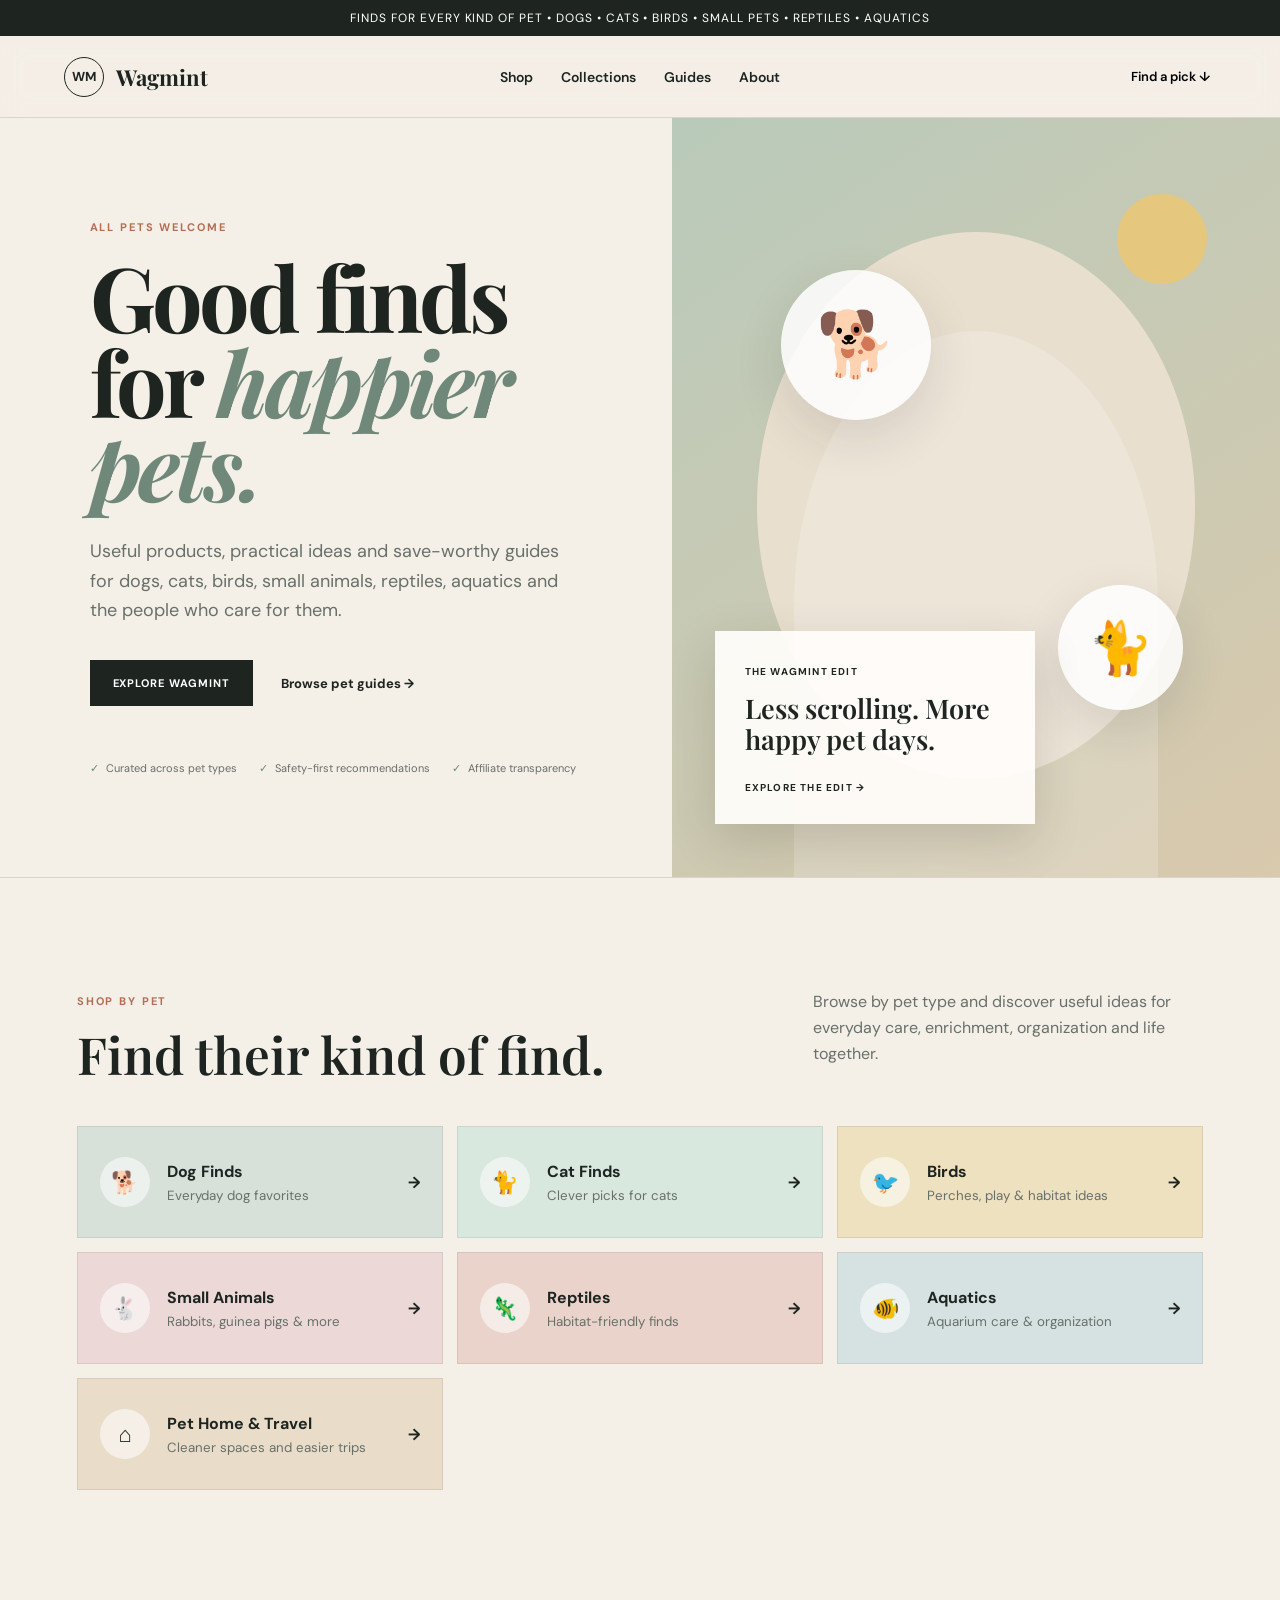
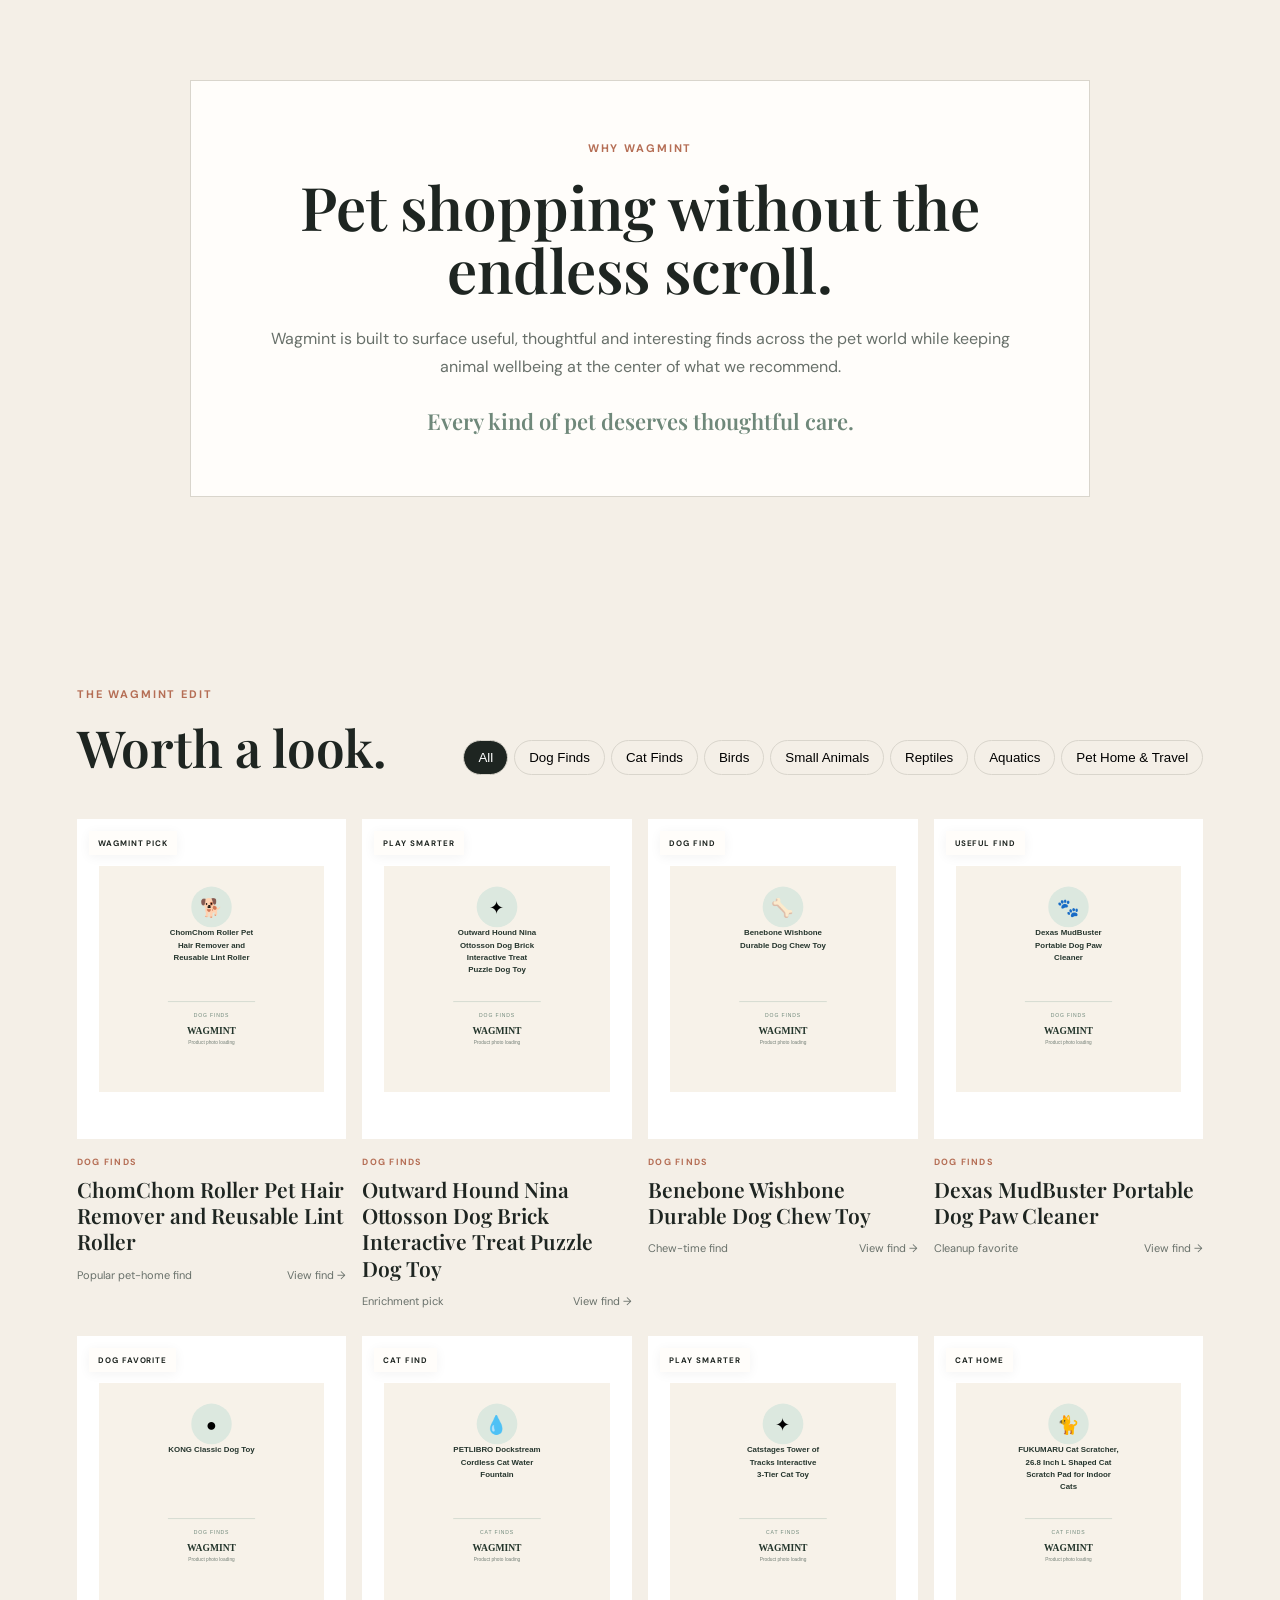
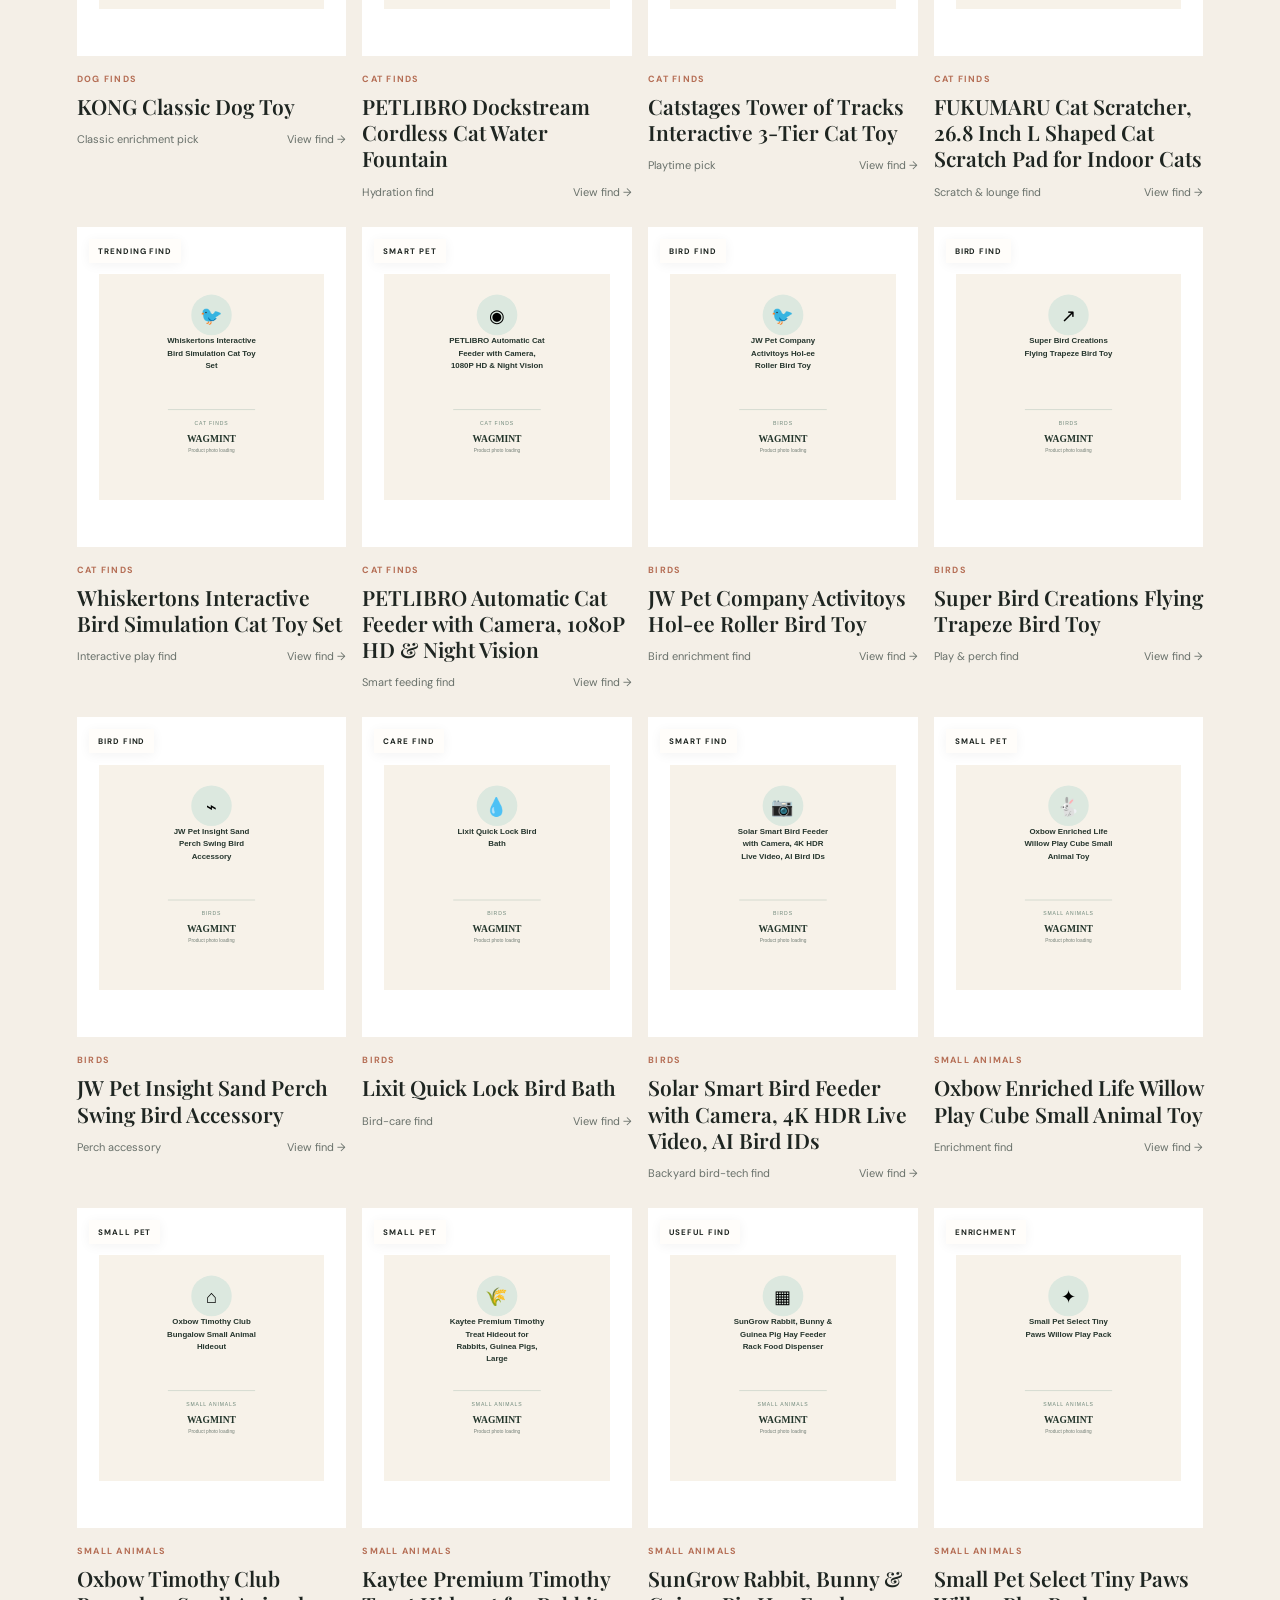
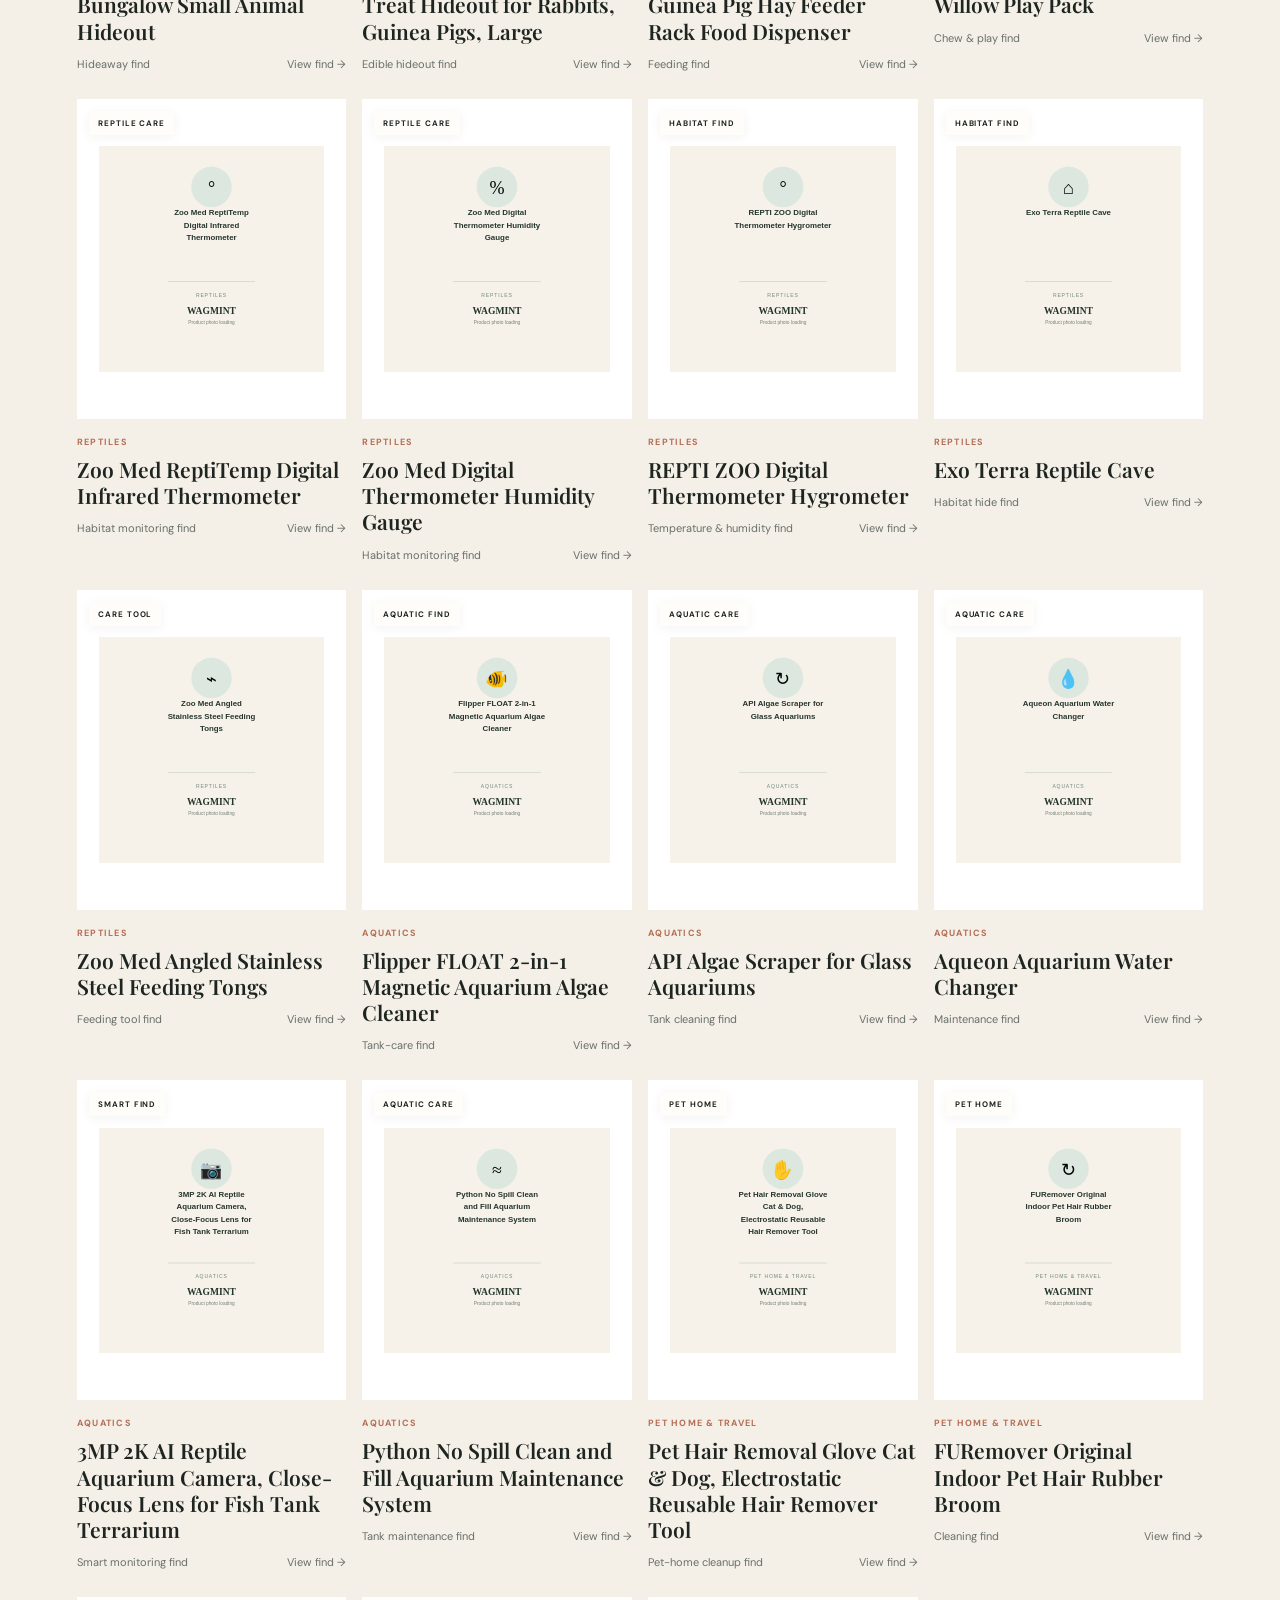
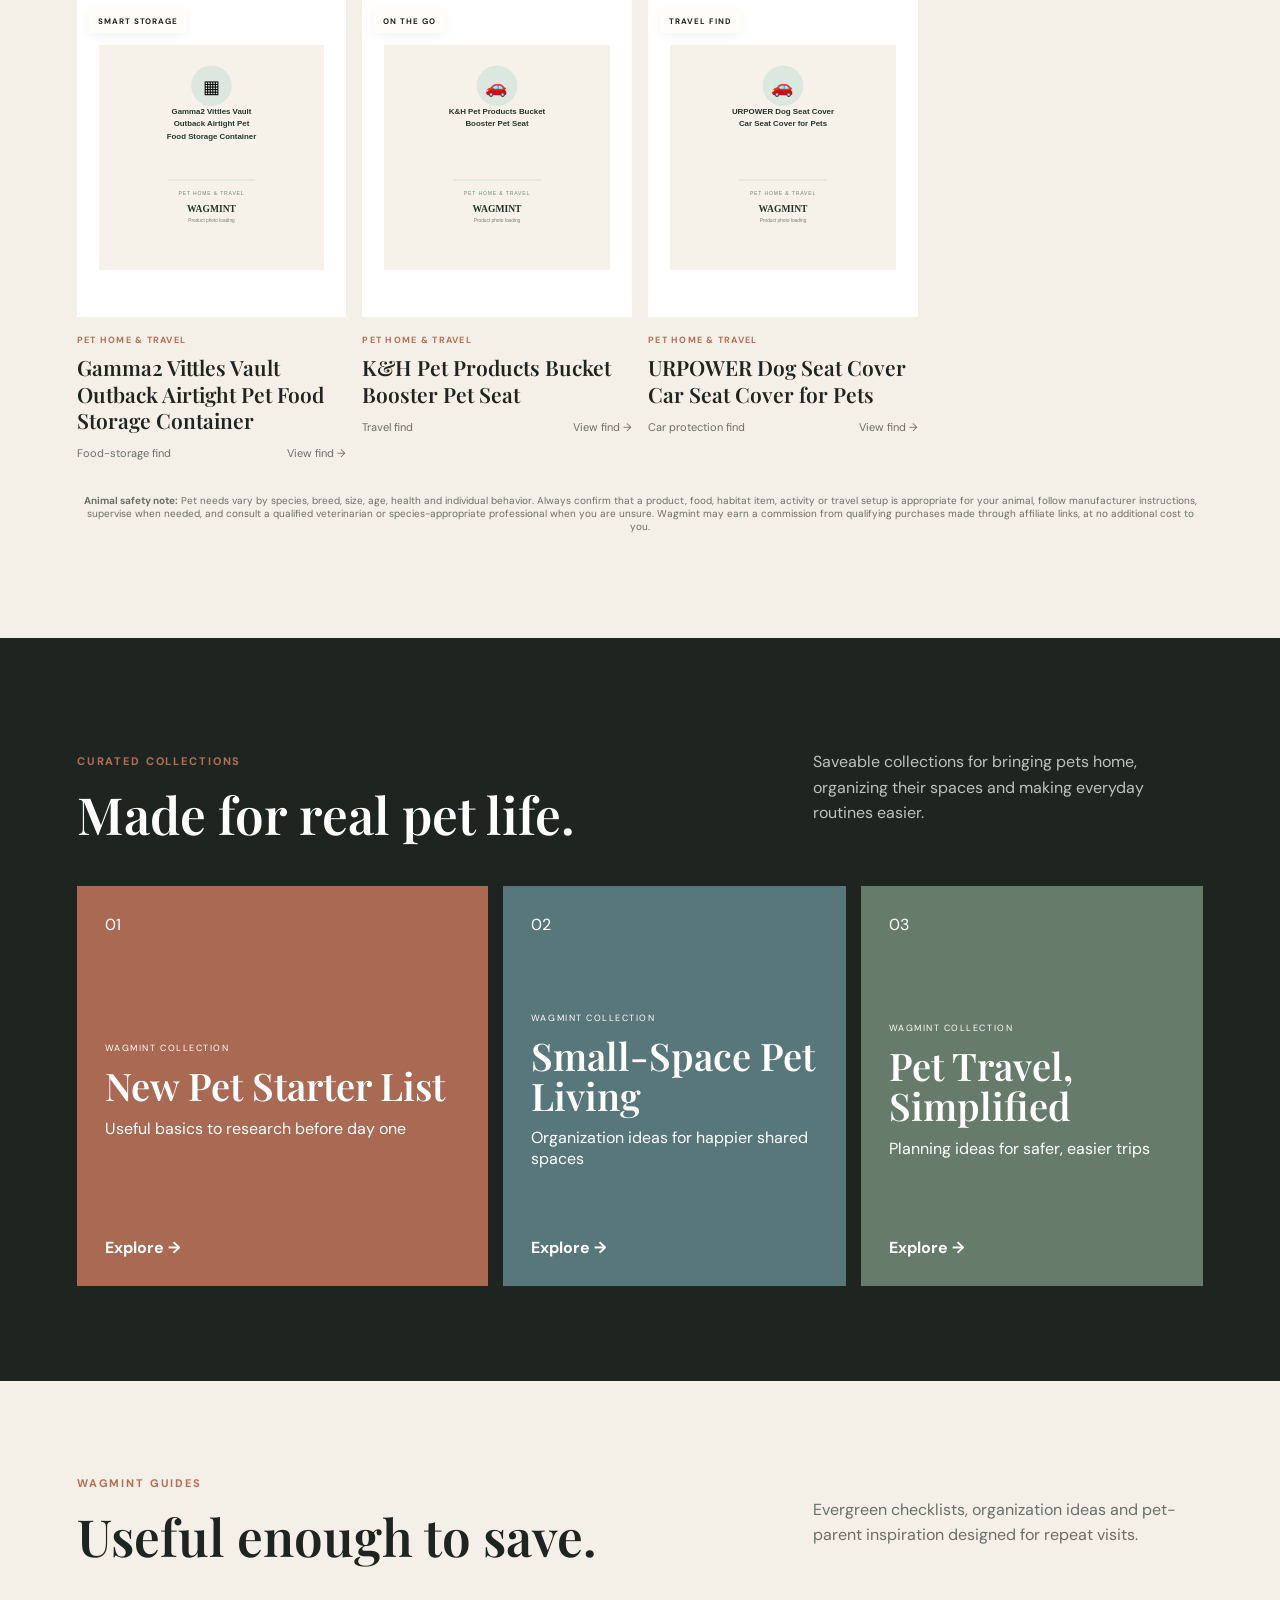
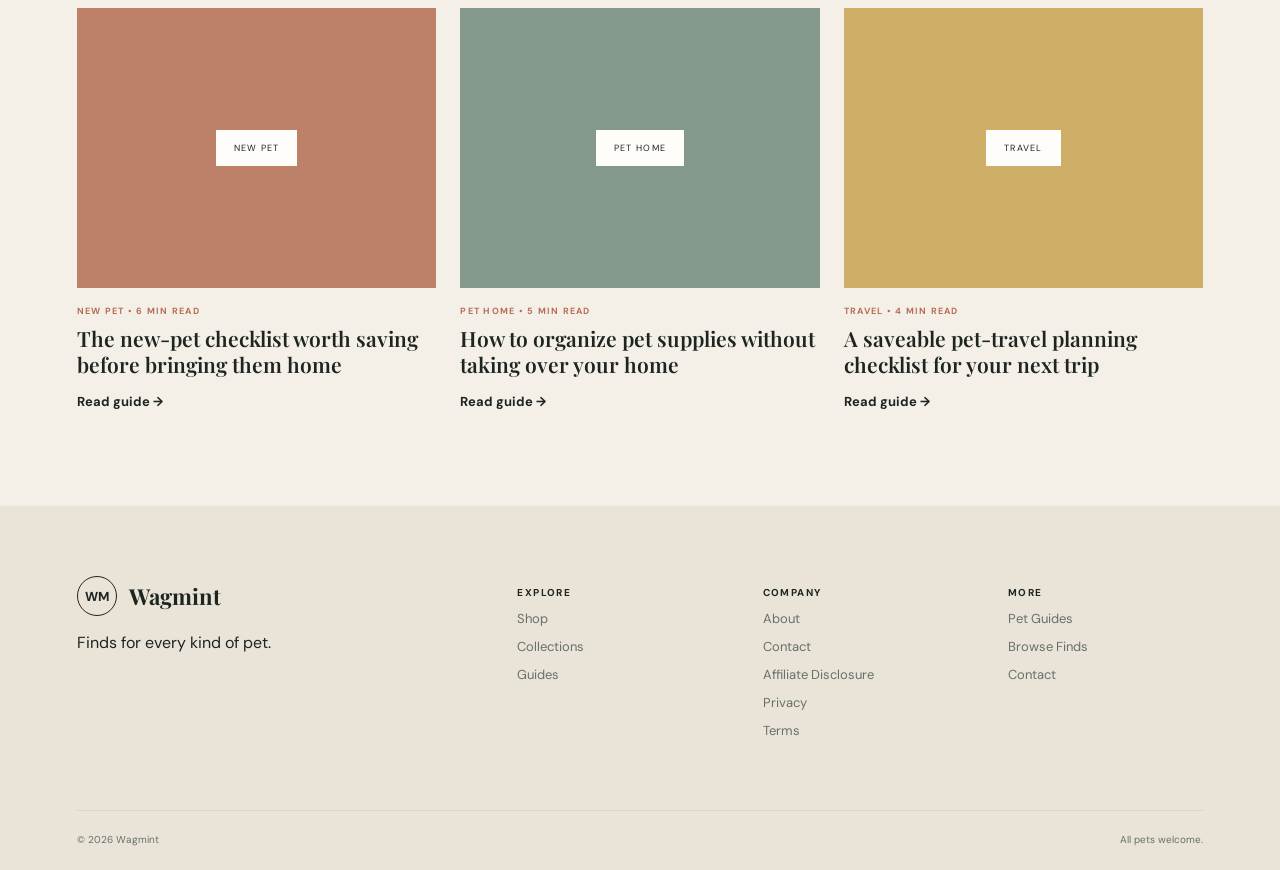
<file: index.html>
<!doctype html>
<html lang="en">
<head>
  <script async src="https://pagead2.googlesyndication.com/pagead/js/adsbygoogle.js?client=ca-pub-3181084790665081" crossorigin="anonymous"></script>
  <meta name="google-adsense-account" content="ca-pub-3181084790665081">
  <meta charset="utf-8">
  <meta name="viewport" content="width=device-width,initial-scale=1">
  <title>Wagmint | Finds for Every Kind of Pet</title>
  <meta name="description" content="Wagmint curates useful finds, practical ideas and save-worthy guides for dogs, cats, birds, small animals, reptiles, aquatics and the people who care for them.">
  <meta name="p:domain_verify" content="30a677e3ac2fc9a94dd58ecd09c6b304">
  <!-- Google tag (gtag.js) -->
  <script async src="https://www.googletagmanager.com/gtag/js?id=G-KMQ0PSFJD3"></script>
  <script>
    window.dataLayer = window.dataLayer || [];
    function gtag(){dataLayer.push(arguments);}
    gtag('js', new Date());
    gtag('config', 'G-KMQ0PSFJD3');
  </script>
  <link rel="preconnect" href="https://fonts.googleapis.com">
  <link rel="preconnect" href="https://fonts.gstatic.com" crossorigin>
  <link href="https://fonts.googleapis.com/css2?family=DM+Sans:wght@400;500;600;700&family=Playfair+Display:ital,wght@0,600;0,700;1,600&display=swap" rel="stylesheet">
  <link rel="stylesheet" href="styles.css">
</head>
<body>
  <div class="announcement">FINDS FOR EVERY KIND OF PET • DOGS • CATS • BIRDS • SMALL PETS • REPTILES • AQUATICS</div>
  <header class="site-header">
    <a class="brand" href="index.html"><span class="brand-mark">WM</span><span>Wagmint</span></a>
    <nav class="nav-links" aria-label="Primary">
      <a href="#shop">Shop</a><a href="#collections">Collections</a><a href="#guides">Guides</a><a href="about.html">About</a>
    </nav>
    <button class="menu-toggle" type="button" aria-label="Open menu">Menu</button>
    <button class="search-button" type="button" onclick="document.querySelector('#shop').scrollIntoView()">Find a pick ↓</button>
  </header>

  <main>
    <section class="hero">
      <div class="hero-copy">
        <p class="eyebrow">ALL PETS WELCOME</p>
        <h1>Good finds for <em>happier pets.</em></h1>
        <p class="hero-text">Useful products, practical ideas and save-worthy guides for dogs, cats, birds, small animals, reptiles, aquatics and the people who care for them.</p>
        <div class="hero-actions"><a class="button primary" href="#shop">Explore Wagmint</a><a class="text-link" href="#guides">Browse pet guides <span>→</span></a></div>
        <div class="trust-row"><span>Curated across pet types</span><span>Safety-first recommendations</span><span>Affiliate transparency</span></div>
      </div>
      <div class="hero-visual" aria-hidden="true">
        <div class="arch"></div><div class="sun"></div><div class="pet-shape dog">🐕</div><div class="pet-shape cat">🐈</div>
        <div class="hero-card"><span>THE WAGMINT EDIT</span><strong>Less scrolling. More happy pet days.</strong><a href="#collections">EXPLORE THE EDIT →</a></div>
      </div>
    </section>

    <section class="section" id="shop">
      <div class="section-heading"><div><p class="eyebrow">SHOP BY PET</p><h2>Find their kind of find.</h2></div><p>Browse by pet type and discover useful ideas for everyday care, enrichment, organization and life together.</p></div>
      <div class="category-grid" id="categoryGrid"></div>
    </section>

    <section class="section mission-section"><div class="mission-inner"><p class="eyebrow">WHY WAGMINT</p><h2>Pet shopping without the endless scroll.</h2><p>Wagmint is built to surface useful, thoughtful and interesting finds across the pet world while keeping animal wellbeing at the center of what we recommend.</p><strong>Every kind of pet deserves thoughtful care.</strong></div></section>

    <section class="section" id="trending">
      <div class="section-heading align-end"><div><p class="eyebrow">THE WAGMINT EDIT</p><h2>Worth a look.</h2></div><div class="filter-pills" id="filterPills"></div></div>
      <div class="product-grid" id="productGrid"></div>
      <p class="affiliate-note"><strong>Animal safety note:</strong> Pet needs vary by species, breed, size, age, health and individual behavior. Always confirm that a product, food, habitat item, activity or travel setup is appropriate for your animal, follow manufacturer instructions, supervise when needed, and consult a qualified veterinarian or species-appropriate professional when you are unsure. Wagmint may earn a commission from qualifying purchases made through affiliate links, at no additional cost to you.</p>
    </section>

    <section class="section collections-section" id="collections">
      <div class="section-heading light"><div><p class="eyebrow">CURATED COLLECTIONS</p><h2>Made for real pet life.</h2></div><p>Saveable collections for bringing pets home, organizing their spaces and making everyday routines easier.</p></div>
      <div class="collection-grid" id="collectionGrid"></div>
    </section>

    <section class="section" id="guides">
      <div class="section-heading"><div><p class="eyebrow">WAGMINT GUIDES</p><h2>Useful enough to save.</h2></div><p>Evergreen checklists, organization ideas and pet-parent inspiration designed for repeat visits.</p></div>
      <div class="article-grid" id="articleGrid"></div>
    </section>
  </main>

  <footer>
    <div class="footer-top"><div class="footer-brand"><a class="brand" href="index.html"><span class="brand-mark">WM</span><span>Wagmint</span></a><p>Finds for every kind of pet.</p></div><div><h3>Explore</h3><a href="#shop">Shop</a><a href="#collections">Collections</a><a href="#guides">Guides</a></div><div><h3>Company</h3><a href="about.html">About</a><a href="contact.html">Contact</a><a href="affiliate-disclosure.html">Affiliate Disclosure</a><a href="privacy.html">Privacy</a><a href="terms.html">Terms</a></div><div><h3>More</h3><a href="#guides">Pet Guides</a><a href="#shop">Browse Finds</a><a href="contact.html">Contact</a></div></div>
    <div class="footer-bottom"><span>© 2026 Wagmint</span><span>All pets welcome.</span></div>
  </footer>
  <script src="content.js"></script><script src="script.js"></script>
</body>
</html>
</file>
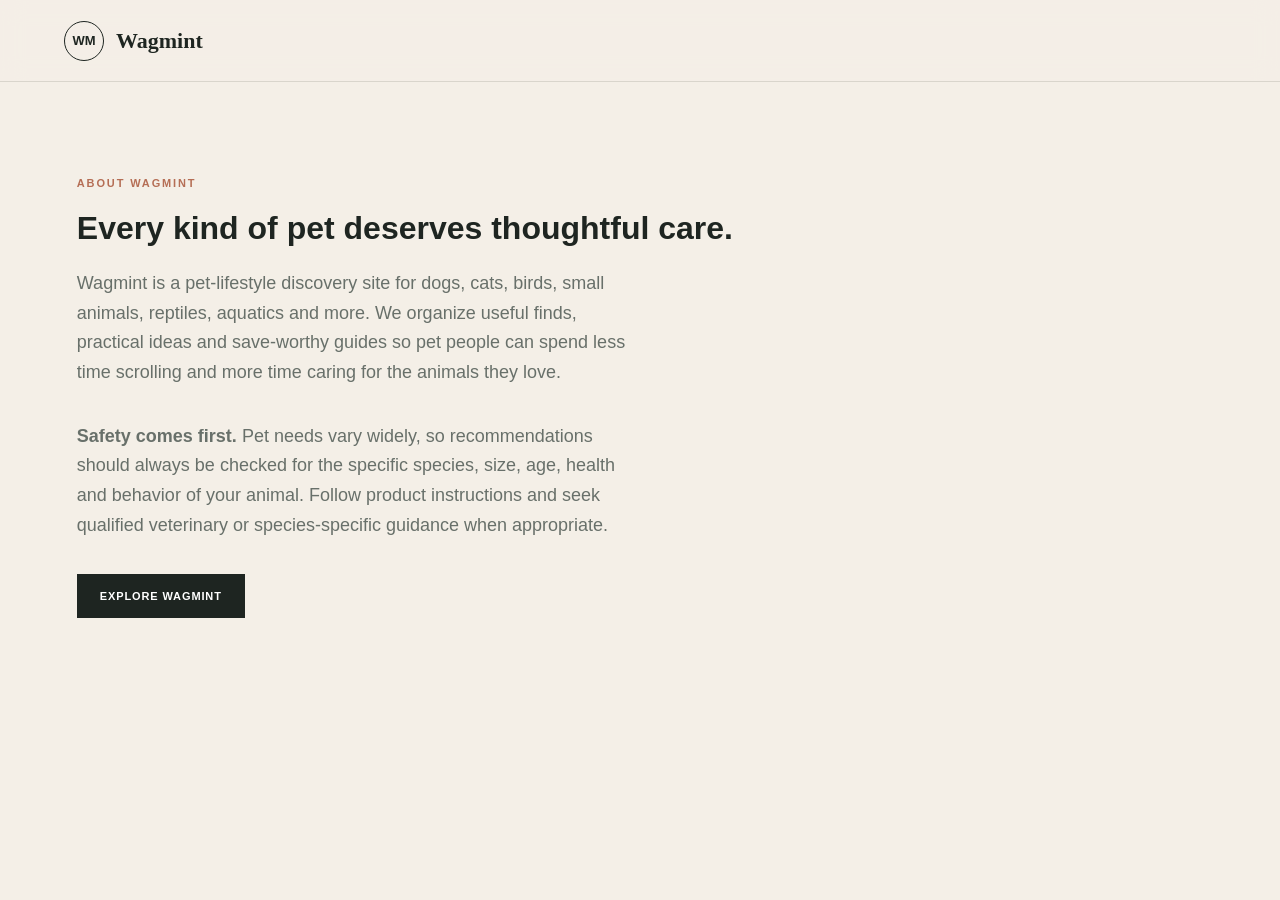
<file: about.html>
<!doctype html><html lang="en"><head><meta charset="utf-8"><meta name="viewport" content="width=device-width,initial-scale=1"><title>About Wagmint</title><meta name="description" content="Wagmint curates thoughtful finds and practical ideas for every kind of pet."><link rel="stylesheet" href="styles.css"></head><body><header class="site-header"><a class="brand" href="index.html"><span class="brand-mark">WM</span><span>Wagmint</span></a></header><main class="section"><p class="eyebrow">About Wagmint</p><h1>Every kind of pet deserves thoughtful care.</h1><p class="hero-text">Wagmint is a pet-lifestyle discovery site for dogs, cats, birds, small animals, reptiles, aquatics and more. We organize useful finds, practical ideas and save-worthy guides so pet people can spend less time scrolling and more time caring for the animals they love.</p><p class="hero-text"><strong>Safety comes first.</strong> Pet needs vary widely, so recommendations should always be checked for the specific species, size, age, health and behavior of your animal. Follow product instructions and seek qualified veterinary or species-specific guidance when appropriate.</p><a class="button primary" href="index.html">Explore Wagmint</a></main></body></html>
</file>
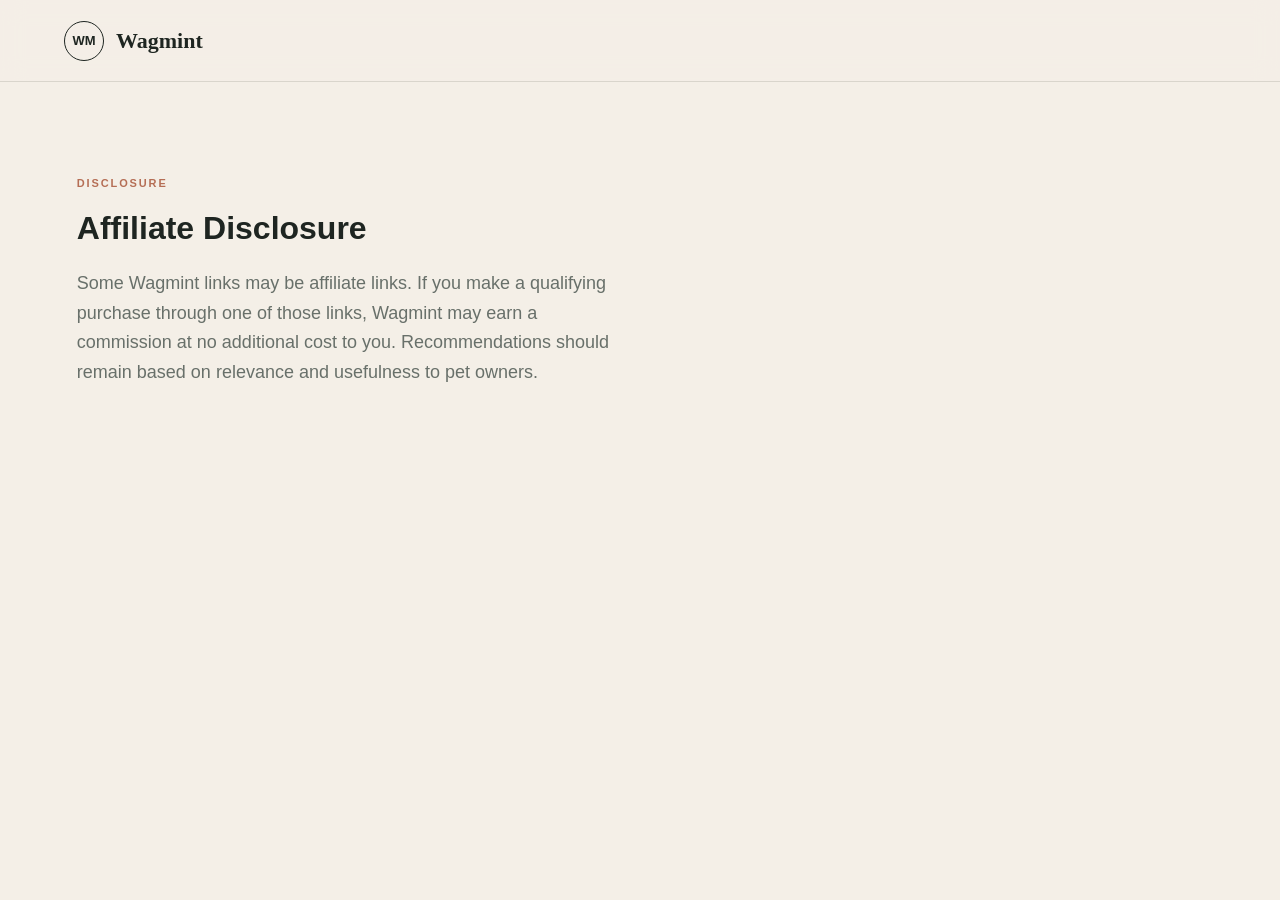
<file: affiliate-disclosure.html>
<!doctype html><html lang="en"><head><meta charset="utf-8"><meta name="viewport" content="width=device-width,initial-scale=1"><title>Affiliate Disclosure | Wagmint</title><link rel="stylesheet" href="styles.css"></head><body><header class="site-header"><a class="brand" href="index.html"><span class="brand-mark">WM</span><span>Wagmint</span></a></header><main class="section"><p class="eyebrow">Disclosure</p><h1>Affiliate Disclosure</h1><p class="hero-text">Some Wagmint links may be affiliate links. If you make a qualifying purchase through one of those links, Wagmint may earn a commission at no additional cost to you. Recommendations should remain based on relevance and usefulness to pet owners.</p></main></body></html>
</file>
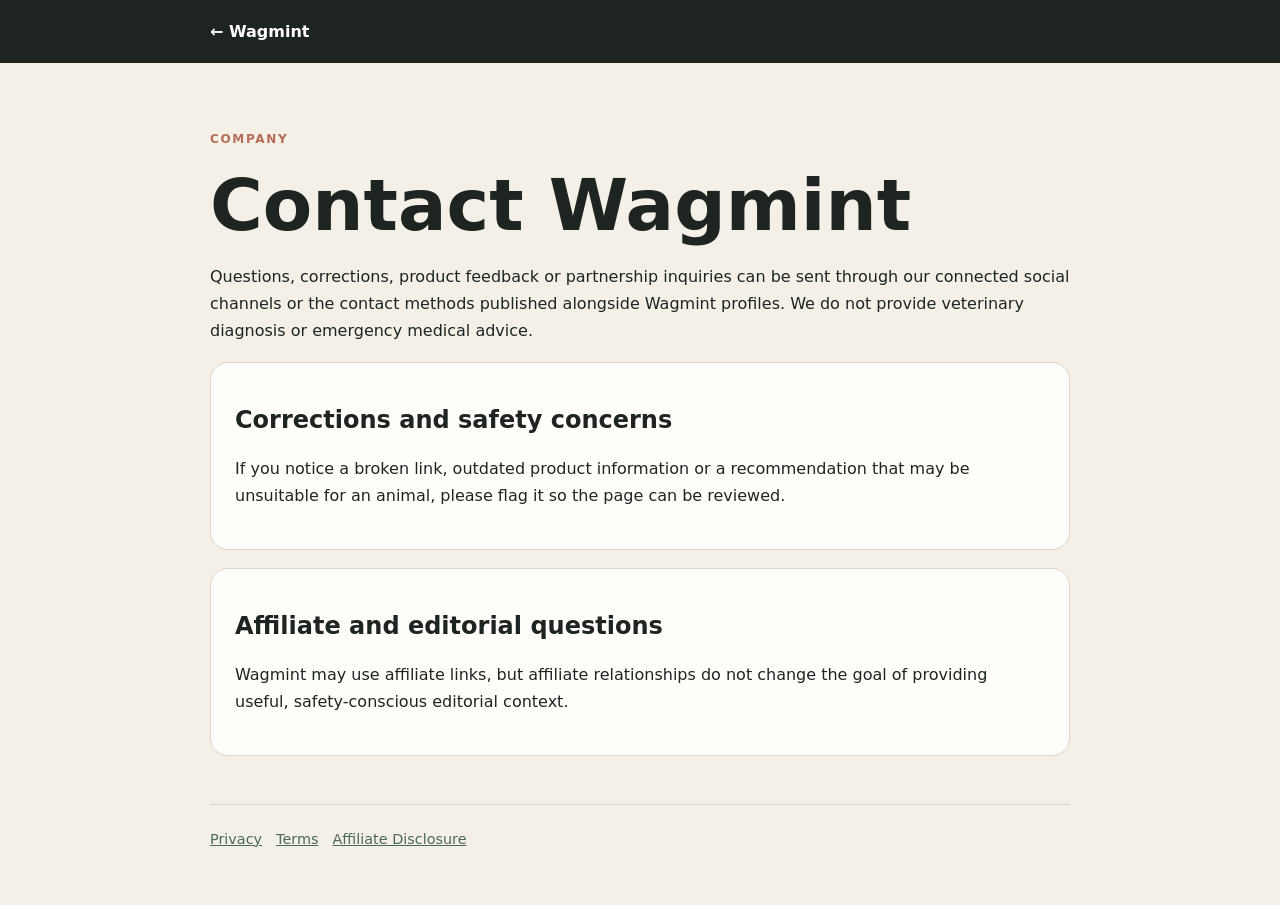
<file: contact.html>
<!doctype html><html lang="en"><head><meta charset="utf-8"><meta name="viewport" content="width=device-width,initial-scale=1"><meta name="description" content="Contact information for Wagmint."><title>Contact | Wagmint</title><style>body{margin:0;background:#f4efe7;color:#1e2521;font:16px/1.7 system-ui,sans-serif}a{color:#496b59}.wrap{max-width:860px;margin:auto;padding:0 22px}header{background:#1e2521;color:white;padding:18px 0}header a{color:white;text-decoration:none;font-weight:800}main{padding:54px 0}h1,h2{line-height:1.15}h1{font-size:clamp(2.5rem,7vw,4.5rem);margin:.2em 0}.eyebrow{font-size:.75rem;letter-spacing:.14em;text-transform:uppercase;font-weight:800;color:#b56e55}.card{background:#fffdfa;padding:24px;border:1px solid #d9d5cc;border-radius:18px;margin:18px 0}.note{background:#e5ddd0;padding:18px;border-radius:14px}.footer{margin-top:48px;padding-top:22px;border-top:1px solid #d9d5cc;font-size:.9rem;color:#68706a}.footer a{margin-right:14px}</style></head><body><header><div class="wrap"><a href="index.html">← Wagmint</a></div></header><main><div class="wrap"><p class="eyebrow">Company</p><h1>Contact Wagmint</h1><p>Questions, corrections, product feedback or partnership inquiries can be sent through our connected social channels or the contact methods published alongside Wagmint profiles. We do not provide veterinary diagnosis or emergency medical advice.</p><div class="card"><h2>Corrections and safety concerns</h2><p>If you notice a broken link, outdated product information or a recommendation that may be unsuitable for an animal, please flag it so the page can be reviewed.</p></div><div class="card"><h2>Affiliate and editorial questions</h2><p>Wagmint may use affiliate links, but affiliate relationships do not change the goal of providing useful, safety-conscious editorial context.</p></div><div class="footer"><a href="privacy.html">Privacy</a><a href="terms.html">Terms</a><a href="affiliate-disclosure.html">Affiliate Disclosure</a></div></div></main></body></html>
</file>
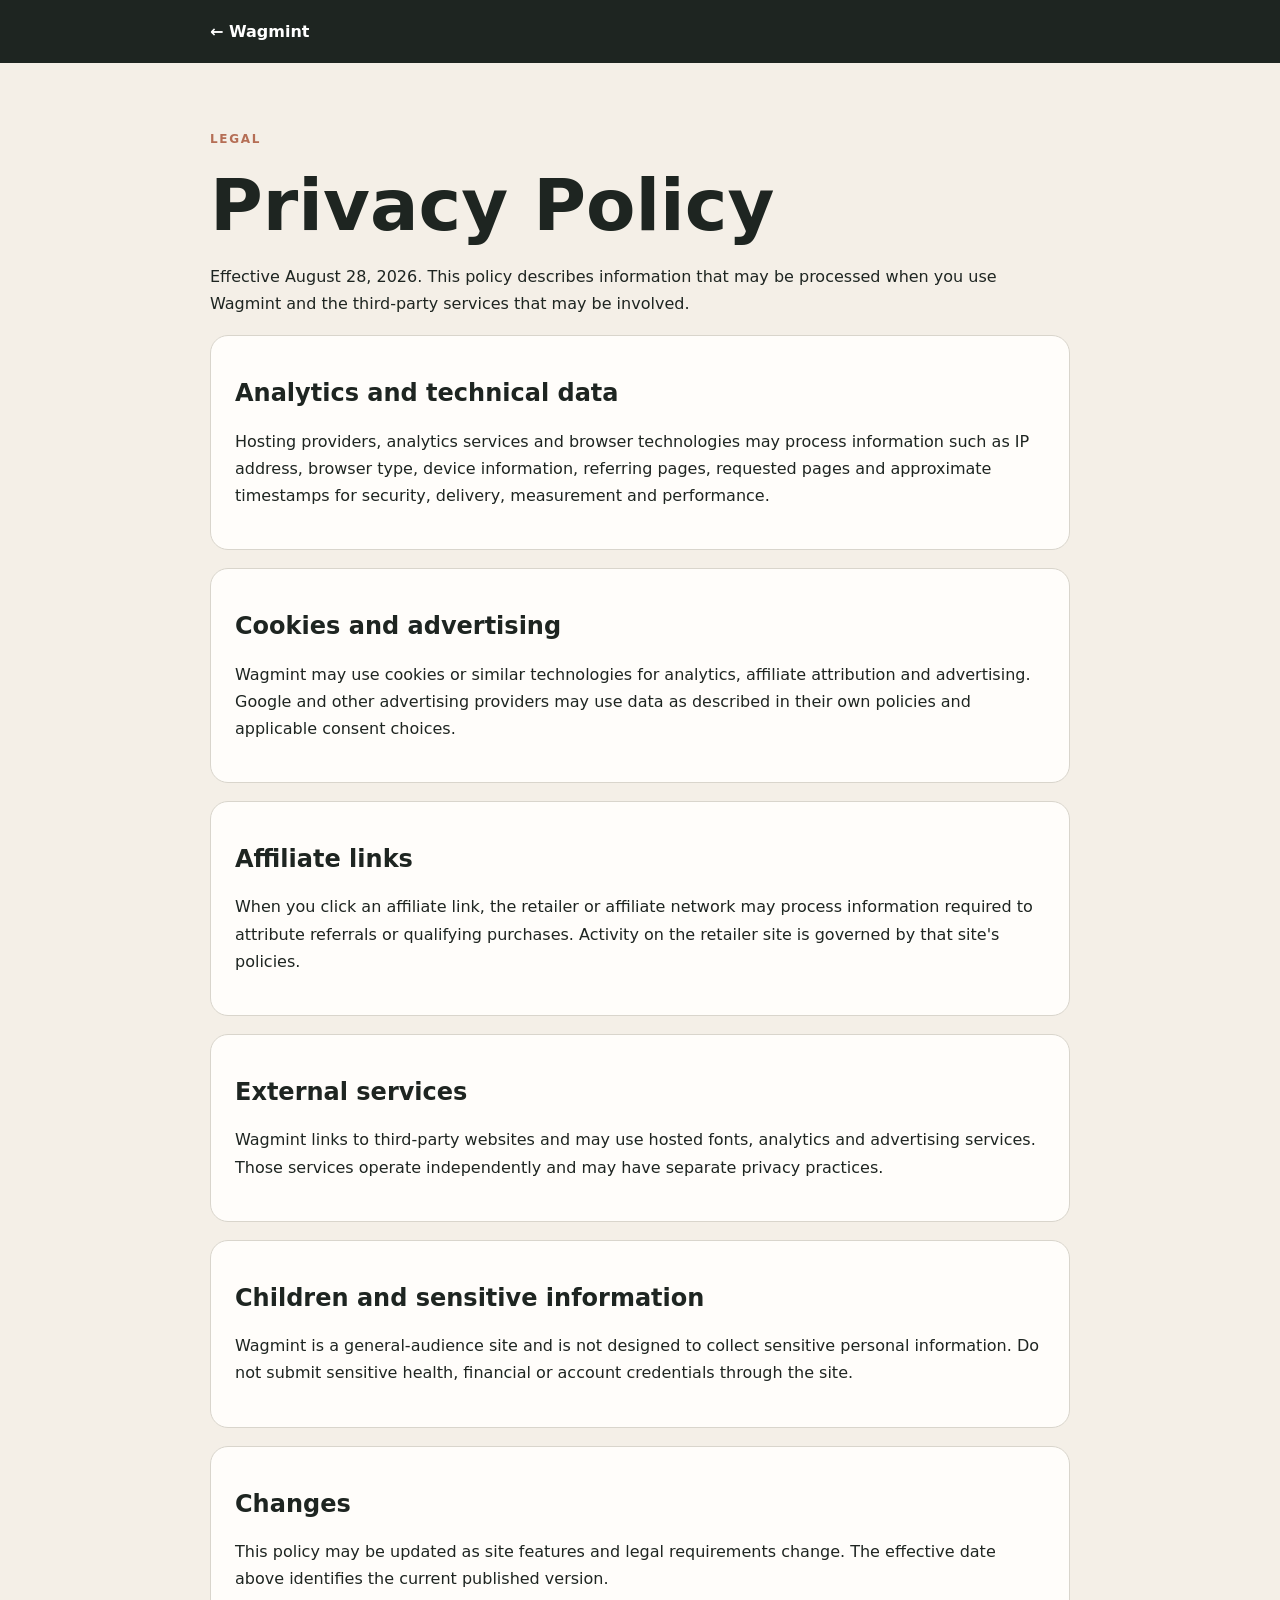
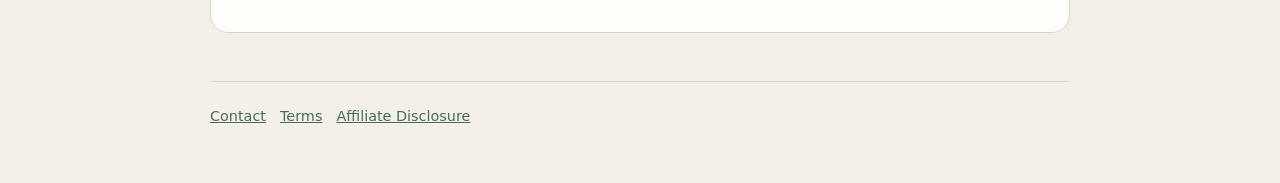
<file: privacy.html>
<!doctype html><html lang="en"><head><meta charset="utf-8"><meta name="viewport" content="width=device-width,initial-scale=1"><meta name="description" content="Privacy Policy for Wagmint."><title>Privacy Policy | Wagmint</title><style>body{margin:0;background:#f4efe7;color:#1e2521;font:16px/1.7 system-ui,sans-serif}a{color:#496b59}.wrap{max-width:860px;margin:auto;padding:0 22px}header{background:#1e2521;color:white;padding:18px 0}header a{color:white;text-decoration:none;font-weight:800}main{padding:54px 0}h1,h2{line-height:1.15}h1{font-size:clamp(2.5rem,7vw,4.5rem);margin:.2em 0}.eyebrow{font-size:.75rem;letter-spacing:.14em;text-transform:uppercase;font-weight:800;color:#b56e55}.card{background:#fffdfa;padding:24px;border:1px solid #d9d5cc;border-radius:18px;margin:18px 0}.note{background:#e5ddd0;padding:18px;border-radius:14px}.footer{margin-top:48px;padding-top:22px;border-top:1px solid #d9d5cc;font-size:.9rem;color:#68706a}.footer a{margin-right:14px}</style></head><body><header><div class="wrap"><a href="index.html">← Wagmint</a></div></header><main><div class="wrap"><p class="eyebrow">Legal</p><h1>Privacy Policy</h1><p>Effective August 28, 2026. This policy describes information that may be processed when you use Wagmint and the third-party services that may be involved.</p><div class="card"><h2>Analytics and technical data</h2><p>Hosting providers, analytics services and browser technologies may process information such as IP address, browser type, device information, referring pages, requested pages and approximate timestamps for security, delivery, measurement and performance.</p></div><div class="card"><h2>Cookies and advertising</h2><p>Wagmint may use cookies or similar technologies for analytics, affiliate attribution and advertising. Google and other advertising providers may use data as described in their own policies and applicable consent choices.</p></div><div class="card"><h2>Affiliate links</h2><p>When you click an affiliate link, the retailer or affiliate network may process information required to attribute referrals or qualifying purchases. Activity on the retailer site is governed by that site's policies.</p></div><div class="card"><h2>External services</h2><p>Wagmint links to third-party websites and may use hosted fonts, analytics and advertising services. Those services operate independently and may have separate privacy practices.</p></div><div class="card"><h2>Children and sensitive information</h2><p>Wagmint is a general-audience site and is not designed to collect sensitive personal information. Do not submit sensitive health, financial or account credentials through the site.</p></div><div class="card"><h2>Changes</h2><p>This policy may be updated as site features and legal requirements change. The effective date above identifies the current published version.</p></div><div class="footer"><a href="contact.html">Contact</a><a href="terms.html">Terms</a><a href="affiliate-disclosure.html">Affiliate Disclosure</a></div></div></main></body></html>
</file>
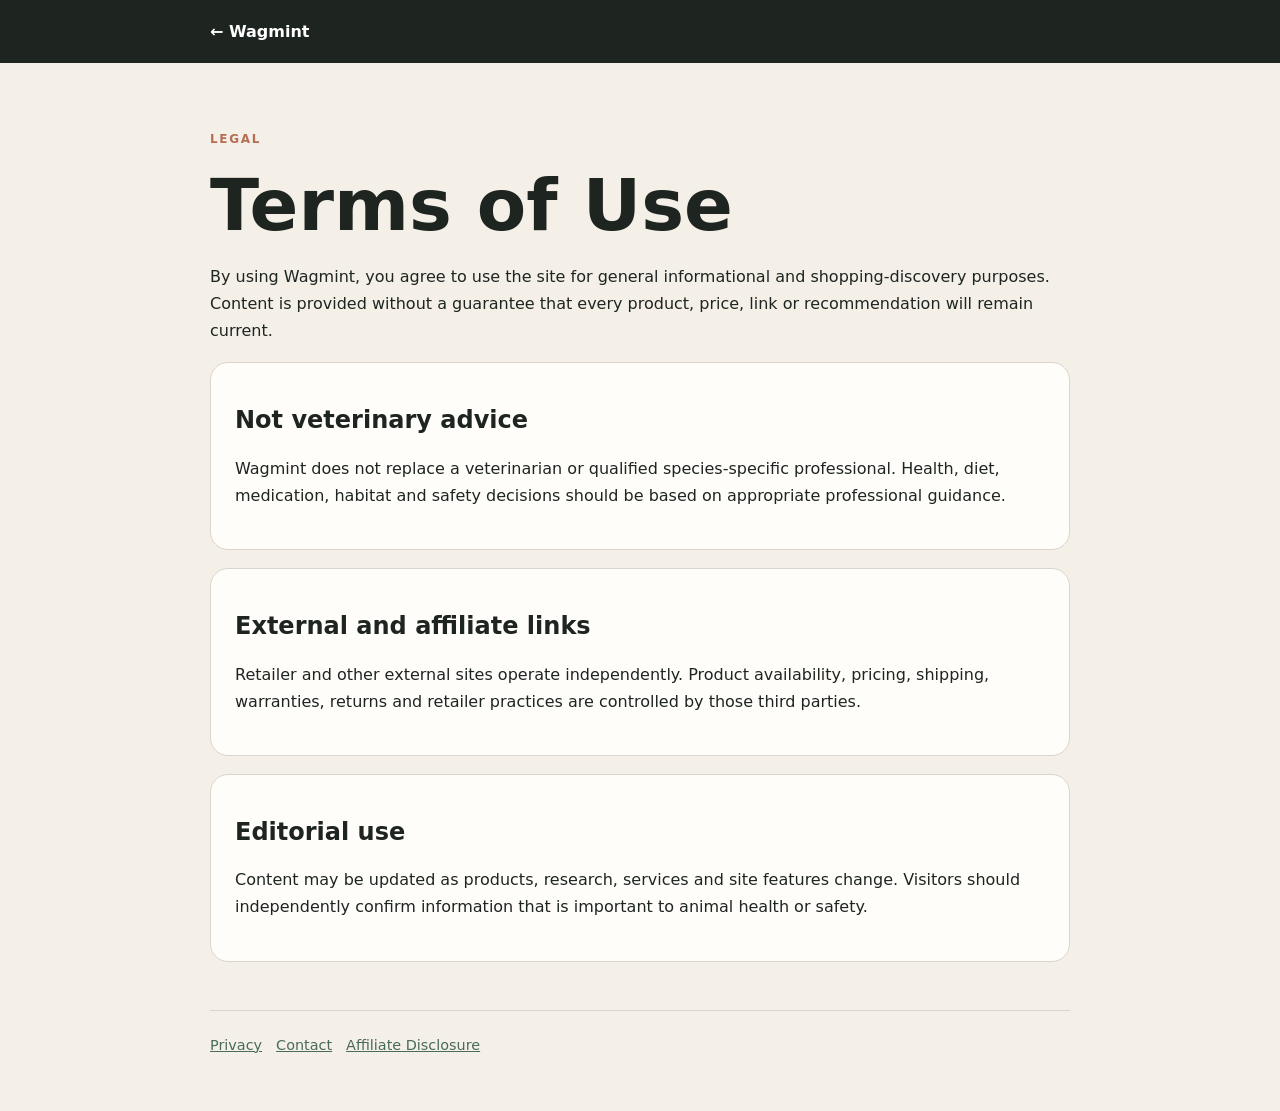
<file: terms.html>
<!doctype html><html lang="en"><head><meta charset="utf-8"><meta name="viewport" content="width=device-width,initial-scale=1"><meta name="description" content="Terms of use for Wagmint."><title>Terms | Wagmint</title><style>body{margin:0;background:#f4efe7;color:#1e2521;font:16px/1.7 system-ui,sans-serif}a{color:#496b59}.wrap{max-width:860px;margin:auto;padding:0 22px}header{background:#1e2521;color:white;padding:18px 0}header a{color:white;text-decoration:none;font-weight:800}main{padding:54px 0}h1,h2{line-height:1.15}h1{font-size:clamp(2.5rem,7vw,4.5rem);margin:.2em 0}.eyebrow{font-size:.75rem;letter-spacing:.14em;text-transform:uppercase;font-weight:800;color:#b56e55}.card{background:#fffdfa;padding:24px;border:1px solid #d9d5cc;border-radius:18px;margin:18px 0}.note{background:#e5ddd0;padding:18px;border-radius:14px}.footer{margin-top:48px;padding-top:22px;border-top:1px solid #d9d5cc;font-size:.9rem;color:#68706a}.footer a{margin-right:14px}</style></head><body><header><div class="wrap"><a href="index.html">← Wagmint</a></div></header><main><div class="wrap"><p class="eyebrow">Legal</p><h1>Terms of Use</h1><p>By using Wagmint, you agree to use the site for general informational and shopping-discovery purposes. Content is provided without a guarantee that every product, price, link or recommendation will remain current.</p><div class="card"><h2>Not veterinary advice</h2><p>Wagmint does not replace a veterinarian or qualified species-specific professional. Health, diet, medication, habitat and safety decisions should be based on appropriate professional guidance.</p></div><div class="card"><h2>External and affiliate links</h2><p>Retailer and other external sites operate independently. Product availability, pricing, shipping, warranties, returns and retailer practices are controlled by those third parties.</p></div><div class="card"><h2>Editorial use</h2><p>Content may be updated as products, research, services and site features change. Visitors should independently confirm information that is important to animal health or safety.</p></div><div class="footer"><a href="privacy.html">Privacy</a><a href="contact.html">Contact</a><a href="affiliate-disclosure.html">Affiliate Disclosure</a></div></div></main></body></html>
</file>
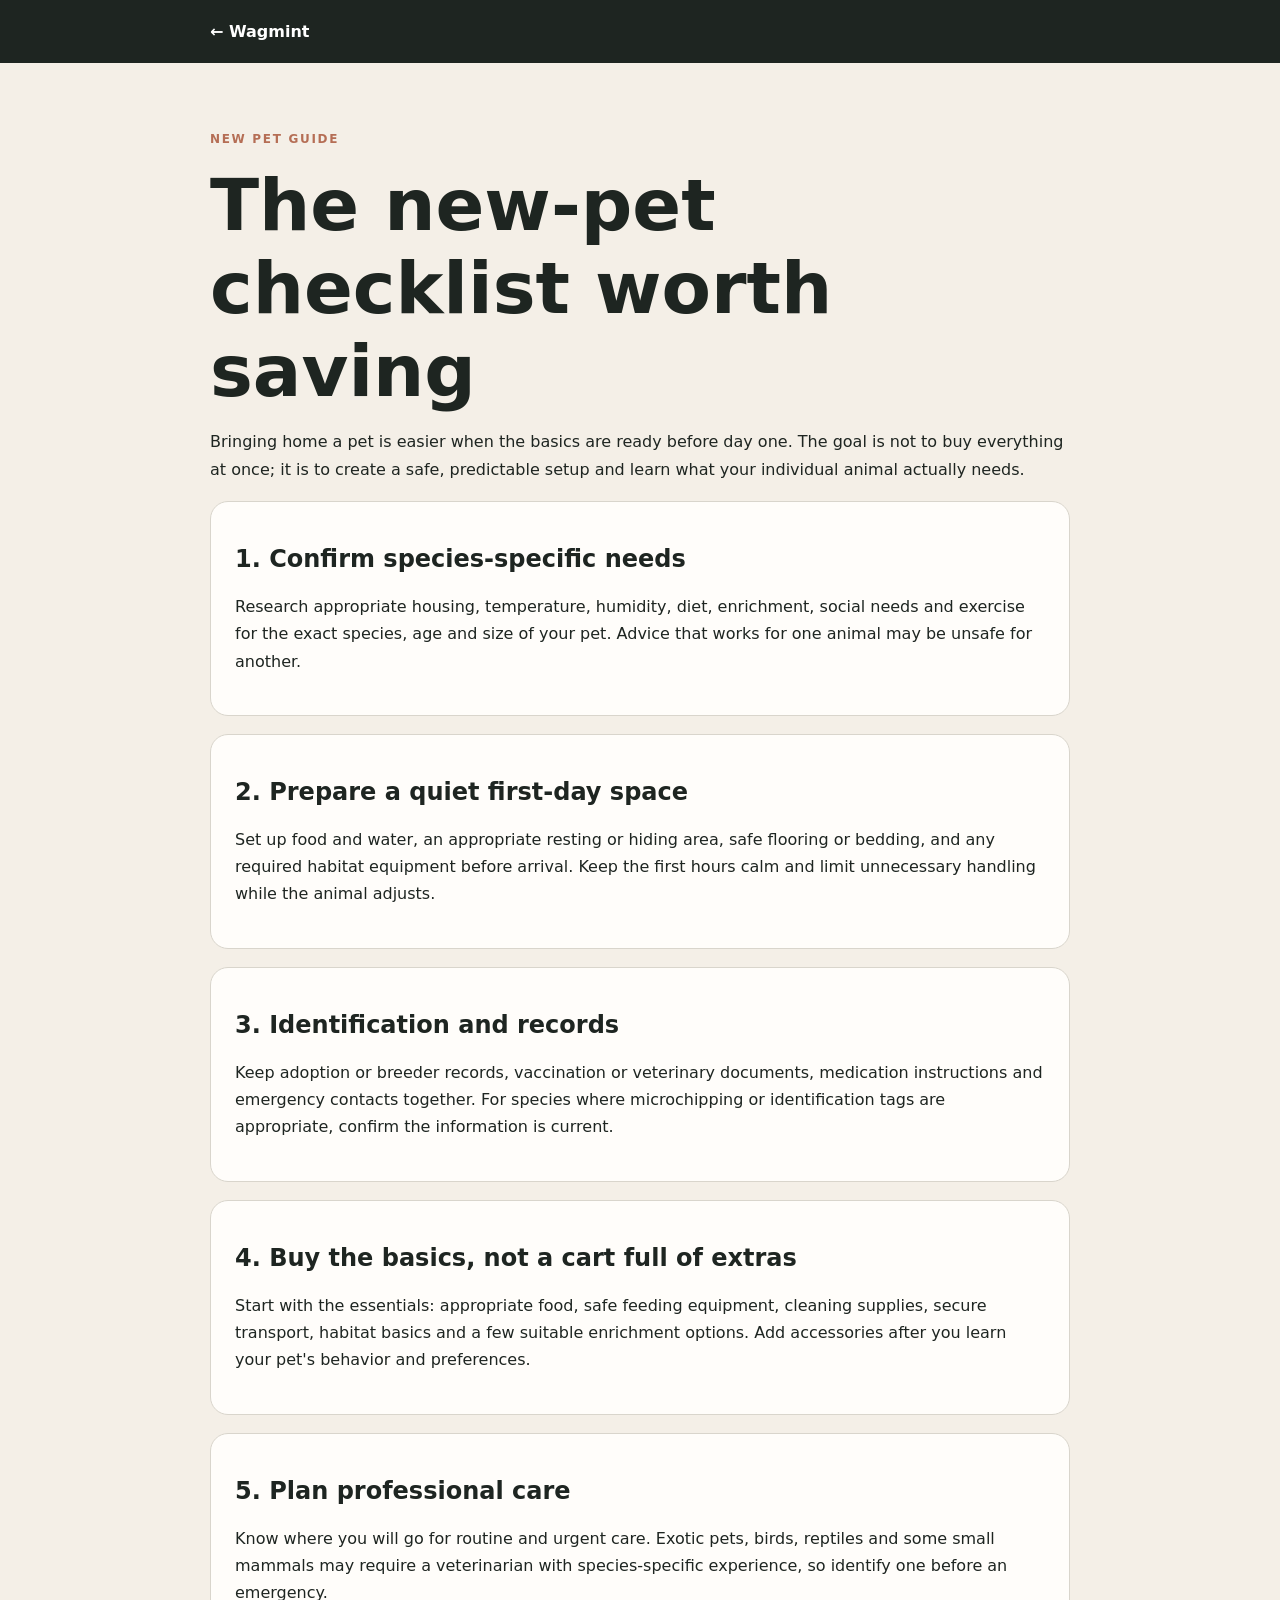
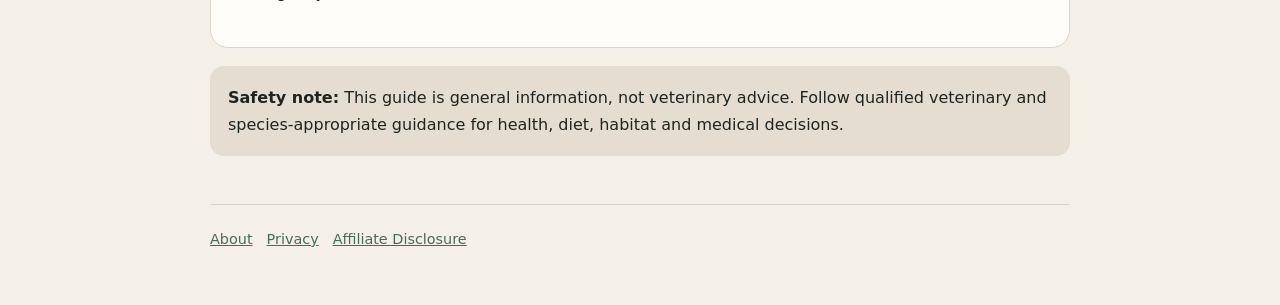
<file: guides/new-pet-checklist.html>
<!doctype html><html lang="en"><head><meta charset="utf-8"><meta name="viewport" content="width=device-width,initial-scale=1"><meta name="description" content="A practical new-pet checklist covering home setup, identification, supplies, routines and safety."><title>New Pet Checklist | Wagmint</title><style>body{margin:0;background:#f4efe7;color:#1e2521;font:16px/1.7 system-ui,sans-serif}a{color:#496b59}.wrap{max-width:860px;margin:auto;padding:0 22px}header{background:#1e2521;color:white;padding:18px 0}header a{color:white;text-decoration:none;font-weight:800}main{padding:54px 0}h1,h2{line-height:1.15}h1{font-size:clamp(2.5rem,7vw,4.5rem);margin:.2em 0}.eyebrow{font-size:.75rem;letter-spacing:.14em;text-transform:uppercase;font-weight:800;color:#b56e55}.card{background:#fffdfa;padding:24px;border:1px solid #d9d5cc;border-radius:18px;margin:18px 0}.note{background:#e5ddd0;padding:18px;border-radius:14px}.footer{margin-top:48px;padding-top:22px;border-top:1px solid #d9d5cc;font-size:.9rem;color:#68706a}.footer a{margin-right:14px}</style></head><body><header><div class="wrap"><a href="../index.html">← Wagmint</a></div></header><main><div class="wrap"><p class="eyebrow">New Pet Guide</p><h1>The new-pet checklist worth saving</h1><p>Bringing home a pet is easier when the basics are ready before day one. The goal is not to buy everything at once; it is to create a safe, predictable setup and learn what your individual animal actually needs.</p><div class="card"><h2>1. Confirm species-specific needs</h2><p>Research appropriate housing, temperature, humidity, diet, enrichment, social needs and exercise for the exact species, age and size of your pet. Advice that works for one animal may be unsafe for another.</p></div><div class="card"><h2>2. Prepare a quiet first-day space</h2><p>Set up food and water, an appropriate resting or hiding area, safe flooring or bedding, and any required habitat equipment before arrival. Keep the first hours calm and limit unnecessary handling while the animal adjusts.</p></div><div class="card"><h2>3. Identification and records</h2><p>Keep adoption or breeder records, vaccination or veterinary documents, medication instructions and emergency contacts together. For species where microchipping or identification tags are appropriate, confirm the information is current.</p></div><div class="card"><h2>4. Buy the basics, not a cart full of extras</h2><p>Start with the essentials: appropriate food, safe feeding equipment, cleaning supplies, secure transport, habitat basics and a few suitable enrichment options. Add accessories after you learn your pet's behavior and preferences.</p></div><div class="card"><h2>5. Plan professional care</h2><p>Know where you will go for routine and urgent care. Exotic pets, birds, reptiles and some small mammals may require a veterinarian with species-specific experience, so identify one before an emergency.</p></div><div class="note"><strong>Safety note:</strong> This guide is general information, not veterinary advice. Follow qualified veterinary and species-appropriate guidance for health, diet, habitat and medical decisions.</div><div class="footer"><a href="../about.html">About</a><a href="../privacy.html">Privacy</a><a href="../affiliate-disclosure.html">Affiliate Disclosure</a></div></div></main></body></html>
</file>
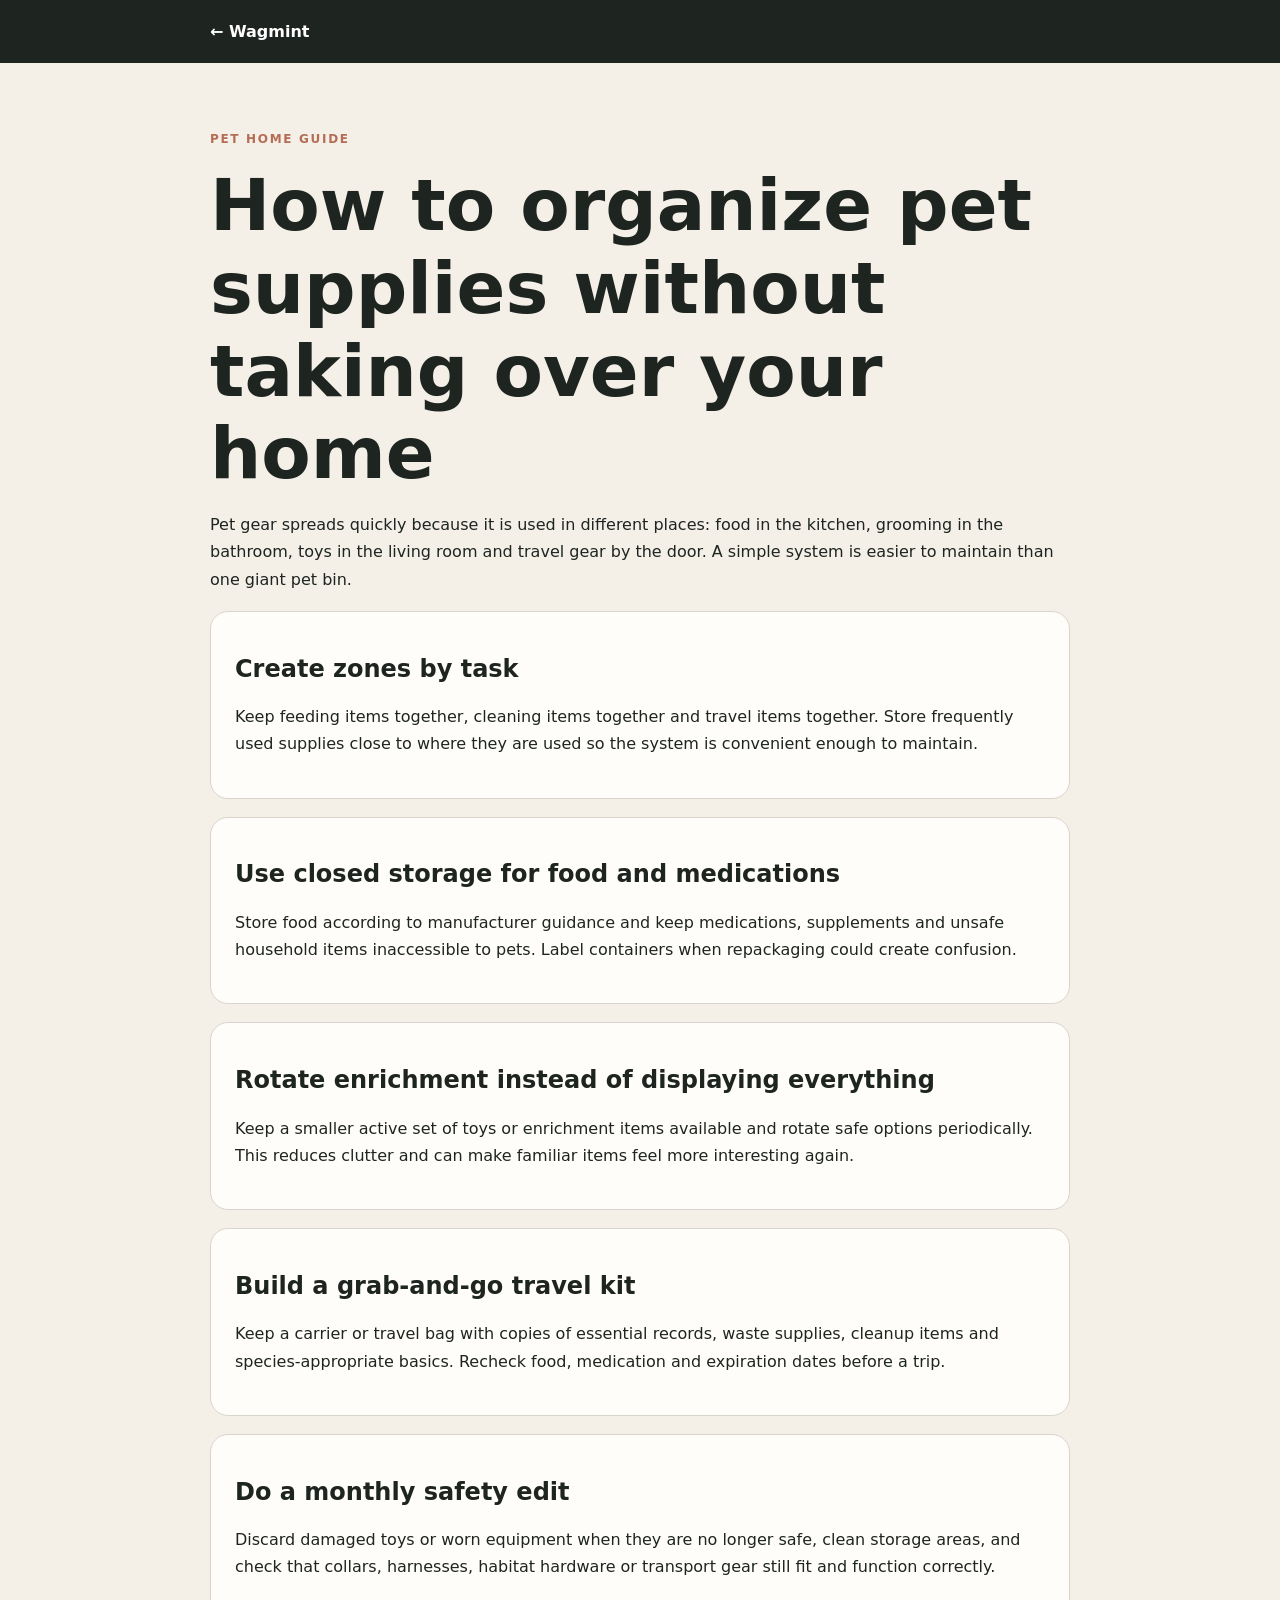
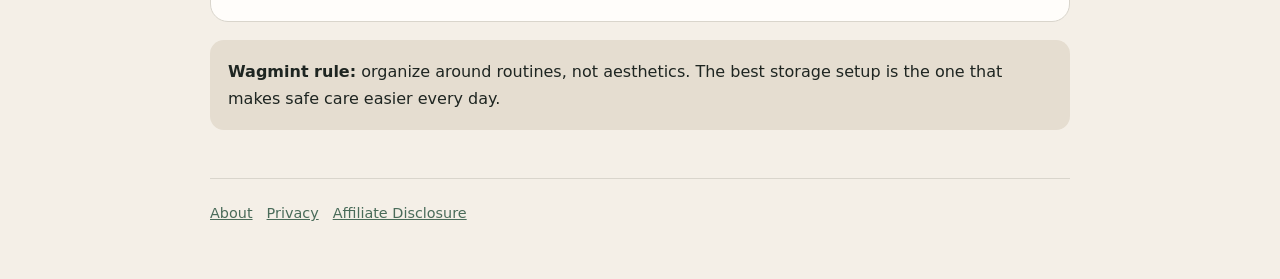
<file: guides/organize-pet-supplies.html>
<!doctype html><html lang="en"><head><meta charset="utf-8"><meta name="viewport" content="width=device-width,initial-scale=1"><meta name="description" content="Practical ways to organize pet food, grooming, habitat and travel supplies in a smaller home."><title>Organize Pet Supplies | Wagmint</title><style>body{margin:0;background:#f4efe7;color:#1e2521;font:16px/1.7 system-ui,sans-serif}a{color:#496b59}.wrap{max-width:860px;margin:auto;padding:0 22px}header{background:#1e2521;color:white;padding:18px 0}header a{color:white;text-decoration:none;font-weight:800}main{padding:54px 0}h1,h2{line-height:1.15}h1{font-size:clamp(2.5rem,7vw,4.5rem);margin:.2em 0}.eyebrow{font-size:.75rem;letter-spacing:.14em;text-transform:uppercase;font-weight:800;color:#b56e55}.card{background:#fffdfa;padding:24px;border:1px solid #d9d5cc;border-radius:18px;margin:18px 0}.note{background:#e5ddd0;padding:18px;border-radius:14px}.footer{margin-top:48px;padding-top:22px;border-top:1px solid #d9d5cc;font-size:.9rem;color:#68706a}.footer a{margin-right:14px}</style></head><body><header><div class="wrap"><a href="../index.html">← Wagmint</a></div></header><main><div class="wrap"><p class="eyebrow">Pet Home Guide</p><h1>How to organize pet supplies without taking over your home</h1><p>Pet gear spreads quickly because it is used in different places: food in the kitchen, grooming in the bathroom, toys in the living room and travel gear by the door. A simple system is easier to maintain than one giant pet bin.</p><div class="card"><h2>Create zones by task</h2><p>Keep feeding items together, cleaning items together and travel items together. Store frequently used supplies close to where they are used so the system is convenient enough to maintain.</p></div><div class="card"><h2>Use closed storage for food and medications</h2><p>Store food according to manufacturer guidance and keep medications, supplements and unsafe household items inaccessible to pets. Label containers when repackaging could create confusion.</p></div><div class="card"><h2>Rotate enrichment instead of displaying everything</h2><p>Keep a smaller active set of toys or enrichment items available and rotate safe options periodically. This reduces clutter and can make familiar items feel more interesting again.</p></div><div class="card"><h2>Build a grab-and-go travel kit</h2><p>Keep a carrier or travel bag with copies of essential records, waste supplies, cleanup items and species-appropriate basics. Recheck food, medication and expiration dates before a trip.</p></div><div class="card"><h2>Do a monthly safety edit</h2><p>Discard damaged toys or worn equipment when they are no longer safe, clean storage areas, and check that collars, harnesses, habitat hardware or transport gear still fit and function correctly.</p></div><div class="note"><strong>Wagmint rule:</strong> organize around routines, not aesthetics. The best storage setup is the one that makes safe care easier every day.</div><div class="footer"><a href="../about.html">About</a><a href="../privacy.html">Privacy</a><a href="../affiliate-disclosure.html">Affiliate Disclosure</a></div></div></main></body></html>
</file>
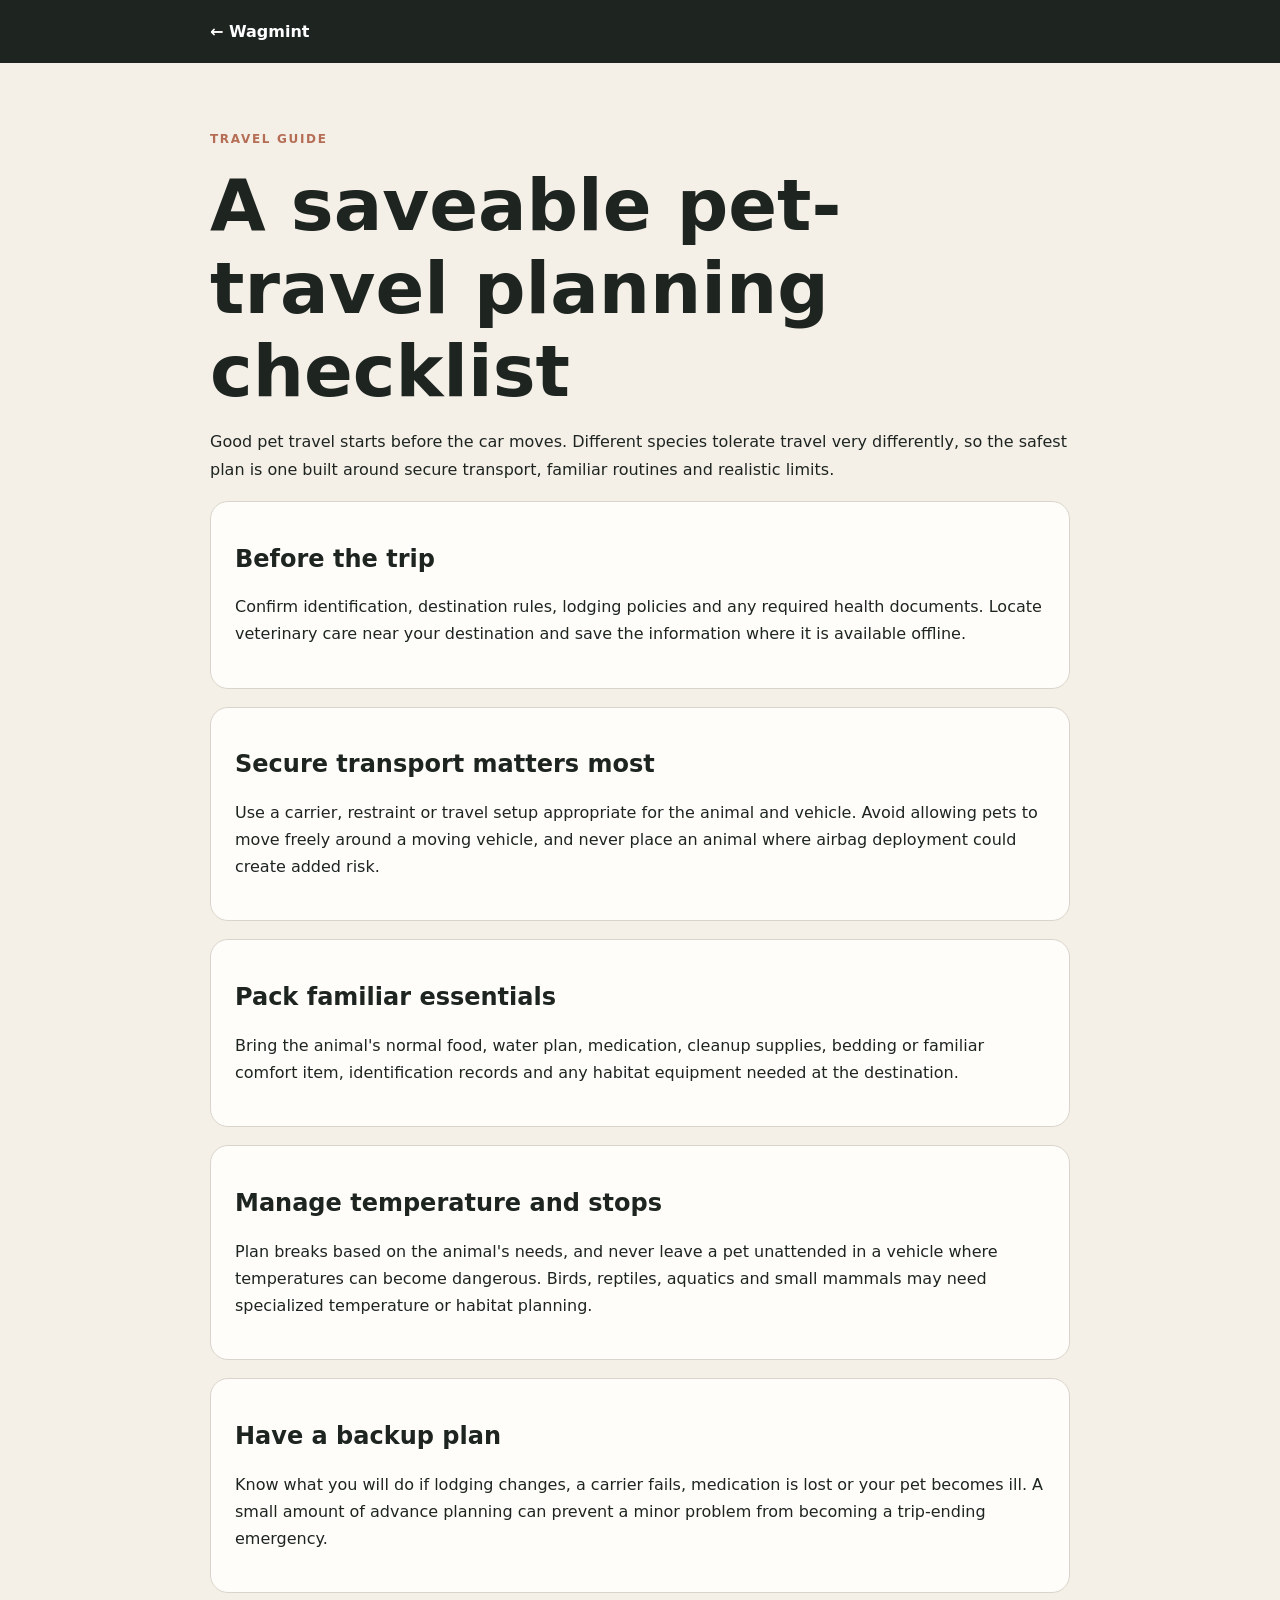
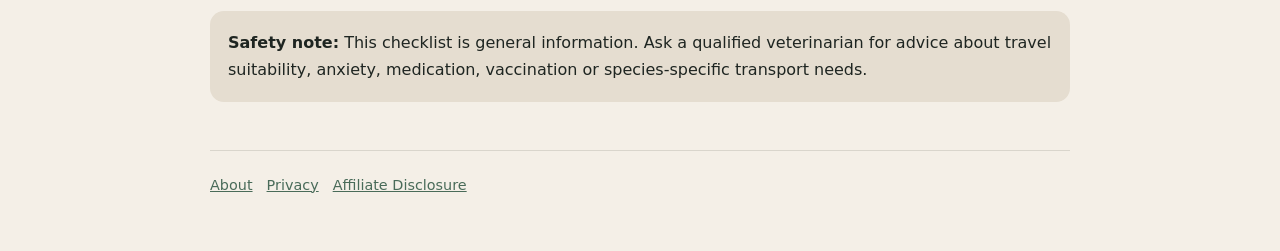
<file: guides/pet-travel-checklist.html>
<!doctype html><html lang="en"><head><meta charset="utf-8"><meta name="viewport" content="width=device-width,initial-scale=1"><meta name="description" content="A saveable pet travel checklist for planning transport, identification, supplies, breaks and emergency care."><title>Pet Travel Checklist | Wagmint</title><style>body{margin:0;background:#f4efe7;color:#1e2521;font:16px/1.7 system-ui,sans-serif}a{color:#496b59}.wrap{max-width:860px;margin:auto;padding:0 22px}header{background:#1e2521;color:white;padding:18px 0}header a{color:white;text-decoration:none;font-weight:800}main{padding:54px 0}h1,h2{line-height:1.15}h1{font-size:clamp(2.5rem,7vw,4.5rem);margin:.2em 0}.eyebrow{font-size:.75rem;letter-spacing:.14em;text-transform:uppercase;font-weight:800;color:#b56e55}.card{background:#fffdfa;padding:24px;border:1px solid #d9d5cc;border-radius:18px;margin:18px 0}.note{background:#e5ddd0;padding:18px;border-radius:14px}.footer{margin-top:48px;padding-top:22px;border-top:1px solid #d9d5cc;font-size:.9rem;color:#68706a}.footer a{margin-right:14px}</style></head><body><header><div class="wrap"><a href="../index.html">← Wagmint</a></div></header><main><div class="wrap"><p class="eyebrow">Travel Guide</p><h1>A saveable pet-travel planning checklist</h1><p>Good pet travel starts before the car moves. Different species tolerate travel very differently, so the safest plan is one built around secure transport, familiar routines and realistic limits.</p><div class="card"><h2>Before the trip</h2><p>Confirm identification, destination rules, lodging policies and any required health documents. Locate veterinary care near your destination and save the information where it is available offline.</p></div><div class="card"><h2>Secure transport matters most</h2><p>Use a carrier, restraint or travel setup appropriate for the animal and vehicle. Avoid allowing pets to move freely around a moving vehicle, and never place an animal where airbag deployment could create added risk.</p></div><div class="card"><h2>Pack familiar essentials</h2><p>Bring the animal's normal food, water plan, medication, cleanup supplies, bedding or familiar comfort item, identification records and any habitat equipment needed at the destination.</p></div><div class="card"><h2>Manage temperature and stops</h2><p>Plan breaks based on the animal's needs, and never leave a pet unattended in a vehicle where temperatures can become dangerous. Birds, reptiles, aquatics and small mammals may need specialized temperature or habitat planning.</p></div><div class="card"><h2>Have a backup plan</h2><p>Know what you will do if lodging changes, a carrier fails, medication is lost or your pet becomes ill. A small amount of advance planning can prevent a minor problem from becoming a trip-ending emergency.</p></div><div class="note"><strong>Safety note:</strong> This checklist is general information. Ask a qualified veterinarian for advice about travel suitability, anxiety, medication, vaccination or species-specific transport needs.</div><div class="footer"><a href="../about.html">About</a><a href="../privacy.html">Privacy</a><a href="../affiliate-disclosure.html">Affiliate Disclosure</a></div></div></main></body></html>
</file>
<file: styles.css>
:root{--cream:#f4efe7;--paper:#fffdfa;--ink:#1e2521;--muted:#68706a;--mint:#86a995;--sage:#6f887a;--clay:#b56e55;--gold:#d6ad62;--line:#d9d5cc;--display:'Playfair Display',serif;--body:'DM Sans',sans-serif}*{box-sizing:border-box}html{scroll-behavior:smooth}body{margin:0;background:var(--cream);color:var(--ink);font-family:var(--body)}a{color:inherit;text-decoration:none}.announcement{background:var(--ink);color:#fff;text-align:center;padding:10px;font-size:12px;letter-spacing:.08em}.site-header{min-height:82px;display:grid;grid-template-columns:1fr auto 1fr;align-items:center;padding:0 clamp(20px,5vw,76px);border-bottom:1px solid var(--line);background:rgba(244,239,231,.94);position:sticky;top:0;z-index:20;backdrop-filter:blur(12px)}.brand{display:flex;align-items:center;gap:12px;font:700 22px var(--display)}.brand-mark{width:40px;height:40px;border:1px solid var(--ink);border-radius:50%;display:grid;place-items:center;font:700 13px var(--body)}.nav-links{display:flex;gap:28px;font-size:14px;font-weight:600}.menu-toggle{display:none}.search-button{justify-self:end;background:none;border:0;font:600 13px var(--body);cursor:pointer}.hero{min-height:660px;display:grid;grid-template-columns:1.05fr .95fr;border-bottom:1px solid var(--line)}.hero-copy{padding:clamp(60px,8vw,120px) clamp(28px,7vw,110px);display:flex;flex-direction:column;justify-content:center}.eyebrow{font-size:11px;font-weight:700;letter-spacing:.17em;text-transform:uppercase;color:var(--clay);margin:0 0 20px}.hero h1{font:700 clamp(55px,7vw,94px)/.94 var(--display);letter-spacing:-.04em;margin:0 0 30px}.hero h1 em{color:var(--sage)}.hero-text{max-width:560px;font-size:18px;line-height:1.65;color:var(--muted);margin:0 0 34px}.hero-actions{display:flex;align-items:center;gap:28px}.button{display:inline-block;border:1px solid transparent;padding:15px 22px;text-transform:uppercase;letter-spacing:.08em;font-size:11px;font-weight:700}.primary{background:var(--ink);color:white}.text-link{font-size:13px;font-weight:700}.trust-row{display:flex;gap:22px;margin-top:55px;color:var(--muted);font-size:11px}.trust-row span:before{content:'✓';color:var(--sage);margin-right:7px}.hero-visual{position:relative;overflow:hidden;background:linear-gradient(145deg,#b9caba,#d9c9ad);min-height:560px}.hero-visual:before{content:'';position:absolute;width:72%;height:72%;border-radius:50%;background:#e9dfcf;left:14%;top:15%}.arch{position:absolute;width:60%;height:72%;left:20%;bottom:0;border-radius:50% 50% 0 0;background:rgba(255,255,255,.18)}.sun{position:absolute;width:90px;height:90px;border-radius:50%;background:#e6c77e;right:12%;top:10%}.pet-shape{position:absolute;z-index:2;width:150px;height:150px;border-radius:50%;background:rgba(255,255,255,.86);display:grid;place-items:center;font-size:64px;box-shadow:0 18px 50px rgba(30,37,33,.12)}.pet-shape.dog{left:18%;top:20%}.pet-shape.cat{right:16%;bottom:22%;width:125px;height:125px;font-size:52px}.hero-card{position:absolute;left:7%;bottom:7%;z-index:3;background:rgba(255,253,250,.94);padding:28px 30px;width:min(320px,72%);box-shadow:0 16px 45px rgba(44,35,25,.16)}.hero-card span,.hero-card a{font-size:10px;letter-spacing:.12em;font-weight:700}.hero-card strong{display:block;font:600 27px/1.15 var(--display);margin:13px 0 20px}.section{padding:95px clamp(24px,6vw,90px)}.section-heading{display:flex;justify-content:space-between;align-items:flex-end;margin-bottom:44px}.section-heading h2{font:600 clamp(38px,4vw,56px)/1.05 var(--display);margin:0}.section-heading>p{max-width:390px;color:var(--muted);line-height:1.6}.category-grid{display:grid;grid-template-columns:repeat(3,1fr);gap:14px}.category-card{min-height:112px;padding:22px;display:flex;align-items:center;gap:17px;border:1px solid rgba(0,0,0,.08);transition:.2s}.category-card:hover{transform:translateY(-3px)}.category-card b{margin-left:auto}.category-card small,.category-card strong{display:block}.category-card small{color:var(--muted);margin-top:5px}.category-icon{width:50px;height:50px;border-radius:50%;display:grid;place-items:center;background:rgba(255,255,255,.55);font-size:22px}.sage{background:#d7e0d9}.mint{background:#d9e8df}.sand{background:#e9ddca}.blue{background:#d6e2e2}.gold{background:#eee1bf}.rose{background:#ecd9d7}.clay{background:#ead3ca}.ad-slot{margin:0 clamp(24px,6vw,90px);height:96px;border:1px dashed #b7b1a8;display:grid;place-items:center;text-align:center;color:#969087}.ad-slot span{font-size:8px;letter-spacing:.18em}.ad-slot p{margin:4px}.mission-inner{max-width:900px;margin:auto;text-align:center;background:var(--paper);border:1px solid var(--line);padding:60px}.mission-inner h2{font:600 clamp(38px,5vw,60px)/1.05 var(--display);margin:0 0 24px}.mission-inner p:not(.eyebrow){color:var(--muted);line-height:1.75}.mission-inner strong{display:block;margin-top:25px;font:600 22px var(--display);color:var(--sage)}.filter-pills{display:flex;gap:6px;flex-wrap:wrap}.filter-pills button{border:1px solid var(--line);background:transparent;padding:9px 14px;border-radius:30px;cursor:pointer}.filter-pills button.active{background:var(--ink);color:#fff}.product-grid{display:grid;grid-template-columns:repeat(4,1fr);gap:28px 16px}.product-image{height:320px;display:grid;place-items:center;position:relative;overflow:hidden;background:#fff}.product-photo{width:100%;height:100%;object-fit:contain;padding:22px;transition:transform .24s ease}.product-image:hover .product-photo{transform:scale(1.035)}.product-badge{position:absolute;left:12px;top:12px;background:var(--paper);padding:7px 9px;font-size:8px;letter-spacing:.12em;font-weight:700;z-index:2;box-shadow:0 2px 12px rgba(0,0,0,.05)}.product-category,.article-meta{font-size:9px;letter-spacing:.14em;font-weight:700;color:var(--clay);margin:17px 0 8px;text-transform:uppercase}.product-card h3,.article-card h3{font:600 21px/1.25 var(--display);margin:0 0 13px}.product-meta{display:flex;justify-content:space-between;font-size:11px;color:var(--muted)}.affiliate-note{font-size:10px;color:var(--muted);text-align:center;margin-top:34px}.collections-section{background:var(--ink);color:white}.section-heading.light>p{color:#bdc2bd}.collection-grid{display:grid;grid-template-columns:1.2fr 1fr 1fr;gap:15px}.collection-card{min-height:400px;padding:28px;display:flex;flex-direction:column;justify-content:space-between}.collection-card.warm{background:#a96953}.collection-card.cool{background:#58777a}.collection-card.green{background:#667b69}.collection-card h3{font:600 38px/1.05 var(--display);margin:12px 0}.collection-card p{font-size:9px;letter-spacing:.17em}.article-grid{display:grid;grid-template-columns:repeat(3,1fr);gap:24px}.article-image{height:280px;display:grid;place-items:center}.article-image span{background:var(--paper);padding:12px 18px;font-size:9px;letter-spacing:.14em}.article-image.clay{background:#bd8069}.article-image.sage{background:#84998b}.article-image.gold{background:#cfae68}footer{background:#e9e3d8;padding:70px clamp(24px,6vw,90px) 24px}.footer-top{display:grid;grid-template-columns:2fr repeat(3,1fr);gap:50px;padding-bottom:60px}.footer-top h3{font-size:10px;letter-spacing:.14em;text-transform:uppercase}.footer-top>div>a:not(.brand){display:block;color:var(--muted);font-size:13px;margin:11px 0}.footer-bottom{border-top:1px solid var(--line);padding-top:22px;display:flex;justify-content:space-between;color:var(--muted);font-size:10px}@media(max-width:900px){.site-header{grid-template-columns:1fr auto}.menu-toggle{display:block;justify-self:end;background:none;border:1px solid var(--ink);padding:8px 12px}.search-button{display:none}.nav-links{display:none;position:absolute;top:82px;left:0;right:0;background:var(--paper);padding:28px;flex-direction:column}.menu-open .nav-links{display:flex}.hero{grid-template-columns:1fr}.category-grid,.product-grid{grid-template-columns:repeat(2,1fr)}.collection-grid{grid-template-columns:1fr}.article-grid{grid-template-columns:1fr 1fr}.footer-top{grid-template-columns:1fr 1fr}}@media(max-width:600px){.hero h1{font-size:54px}.hero-copy{padding:70px 24px}.hero-actions,.trust-row{flex-direction:column;align-items:flex-start}.section{padding:72px 20px}.section-heading{display:block}.category-grid,.product-grid,.article-grid{grid-template-columns:1fr}.product-image{height:390px}.mission-inner{padding:38px 24px}.footer-top{grid-template-columns:1fr 1fr}.footer-brand{grid-column:1/-1}}
</file>
